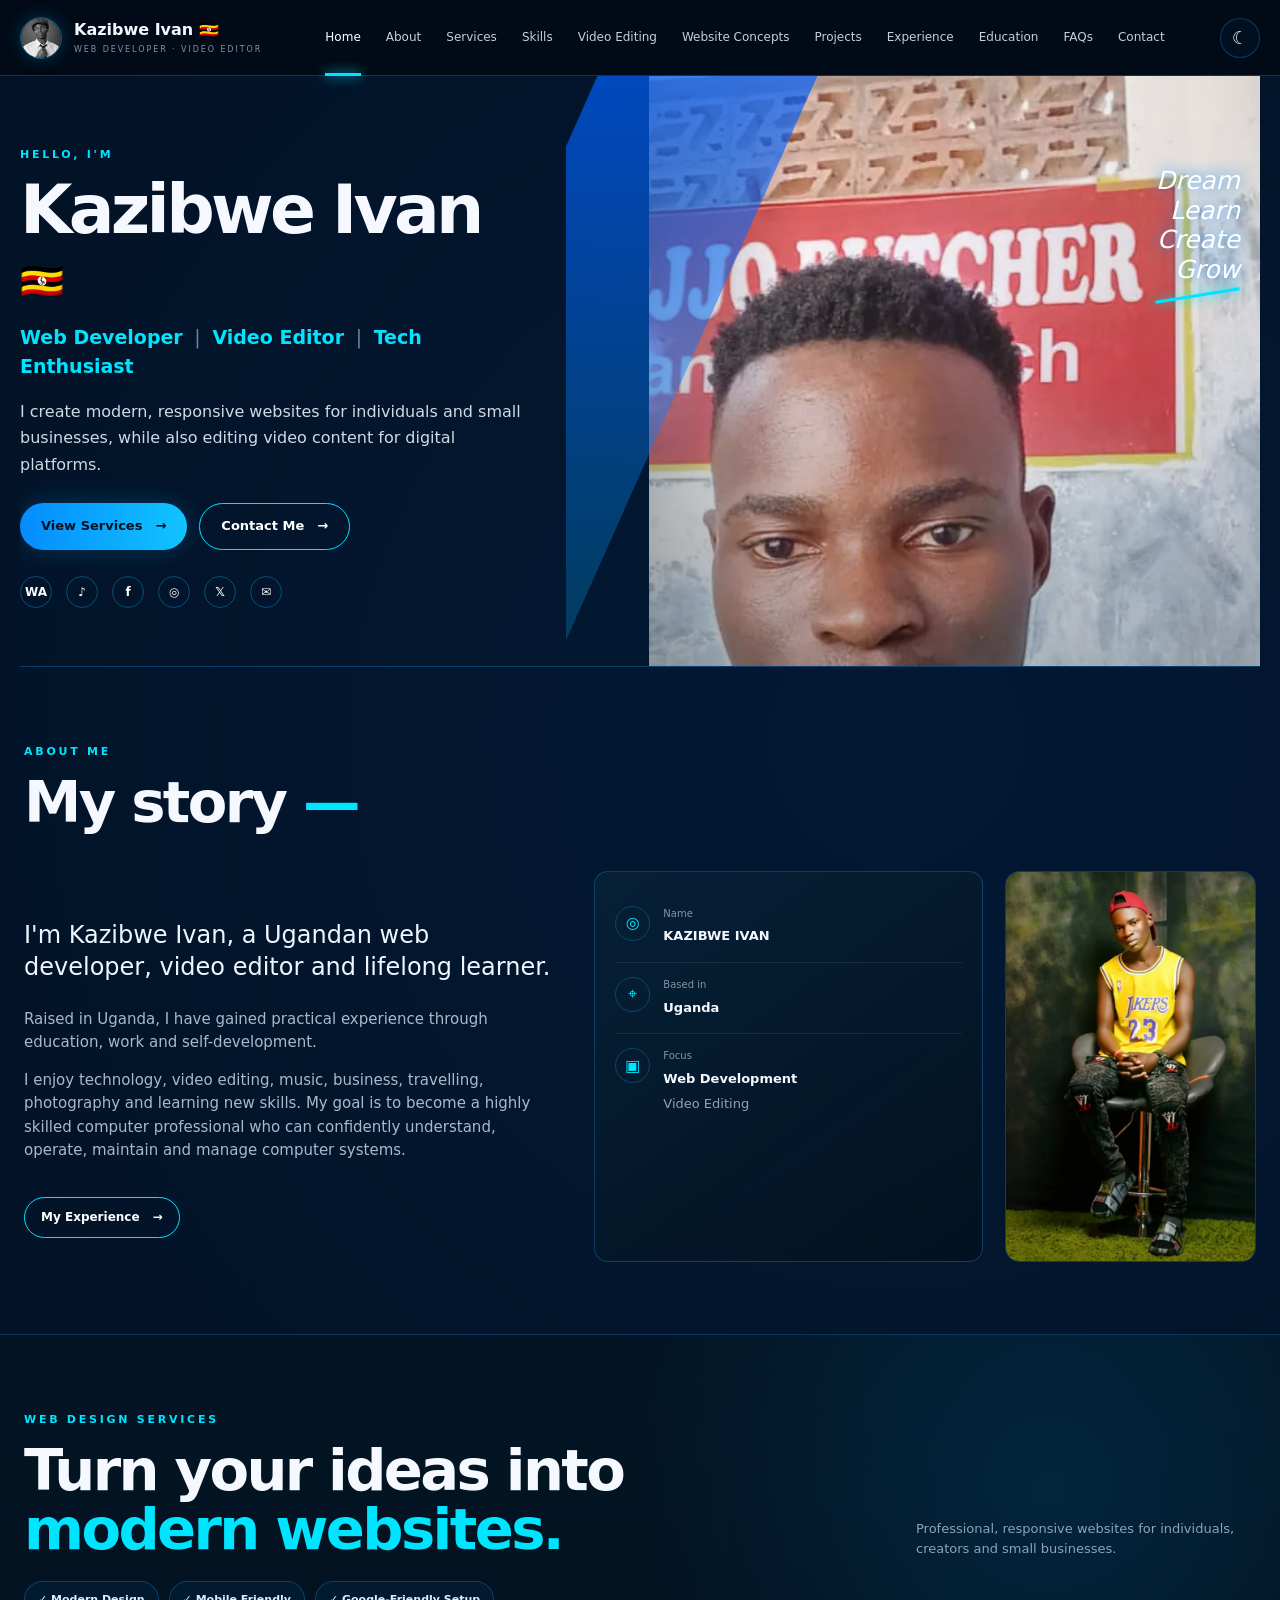
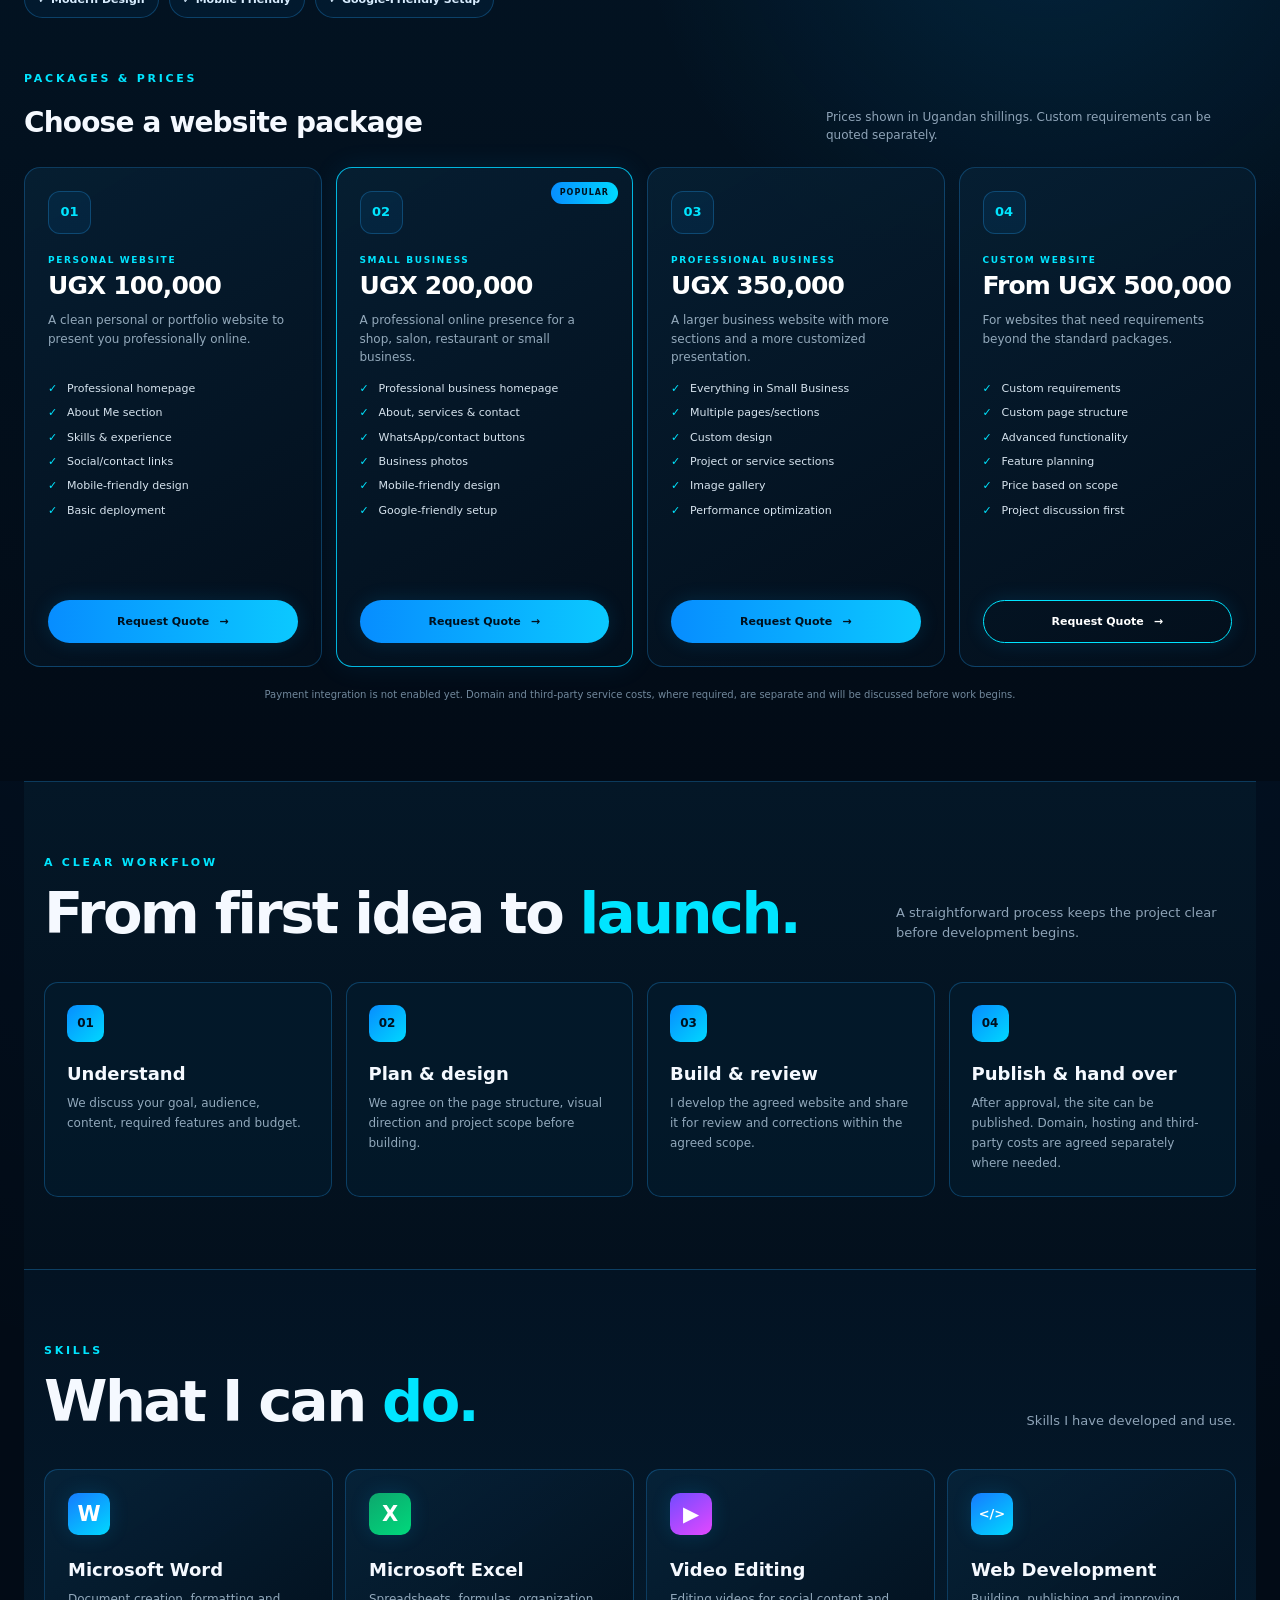
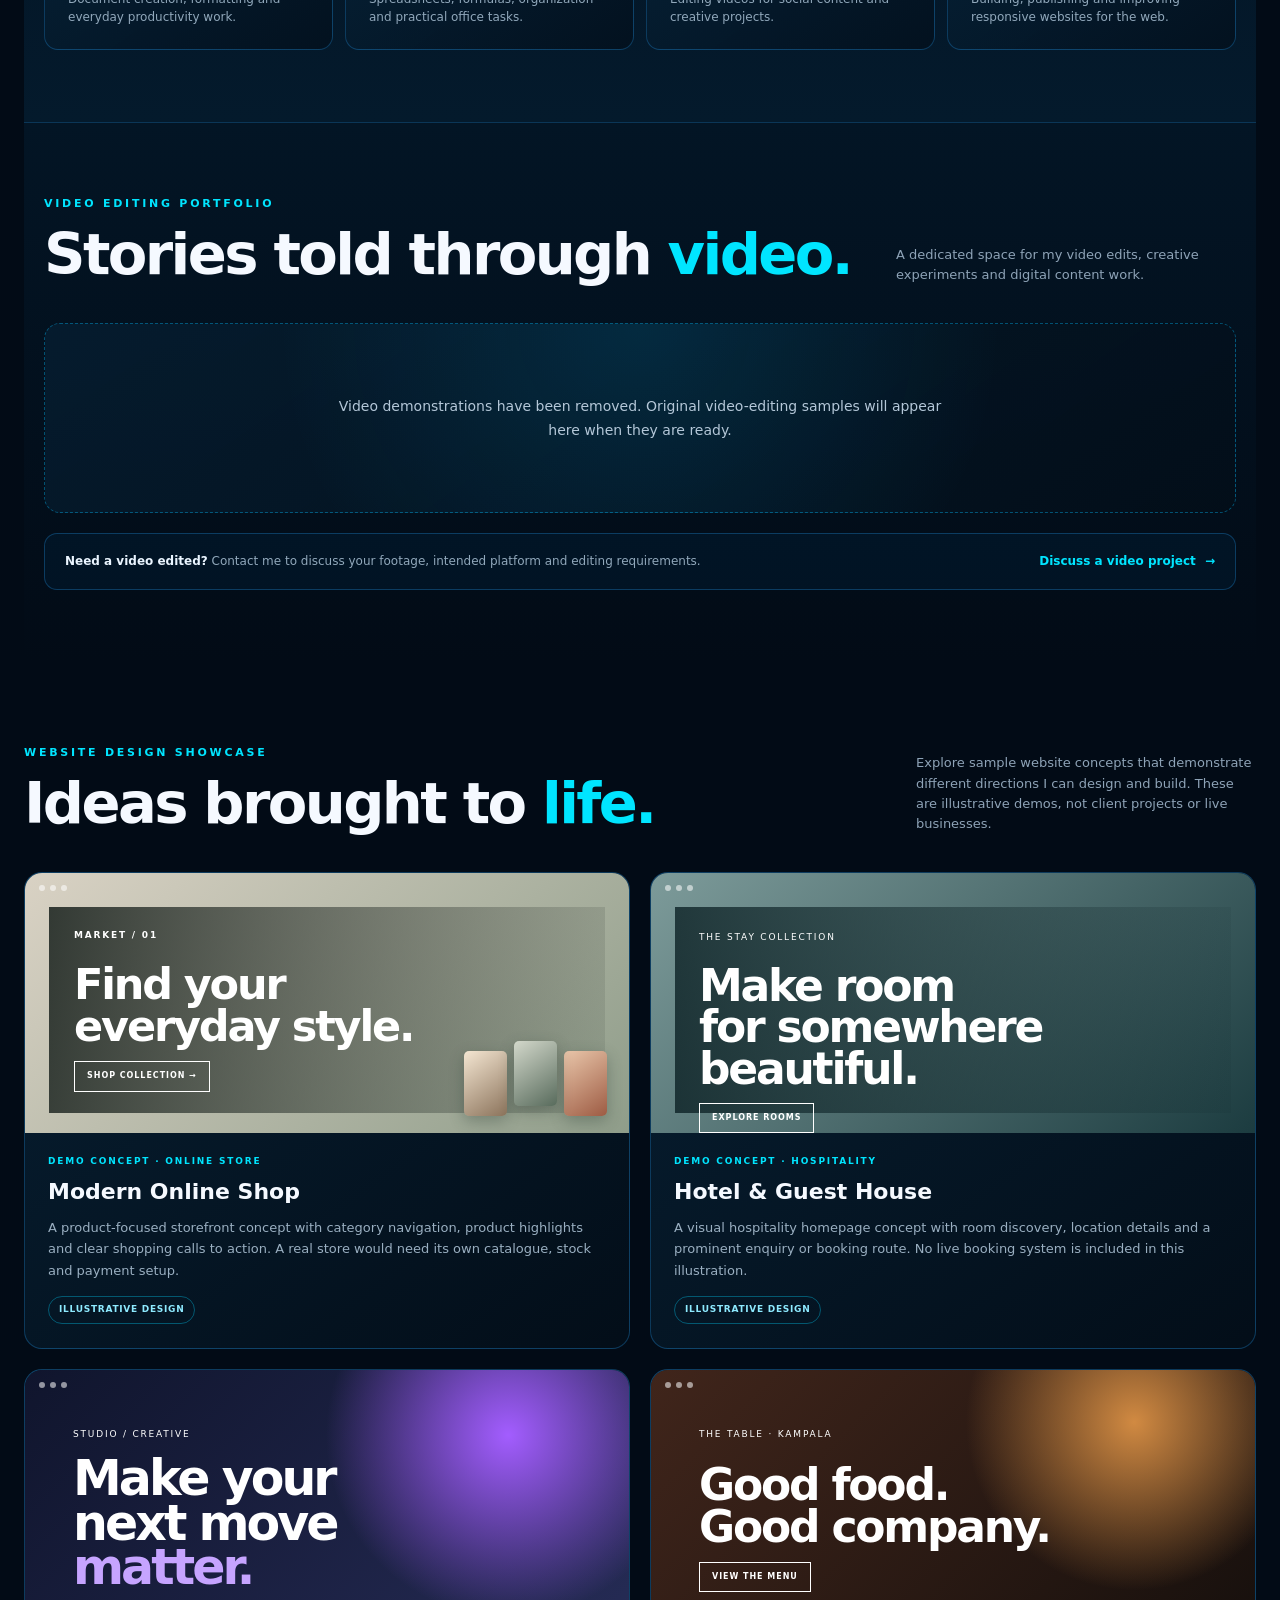
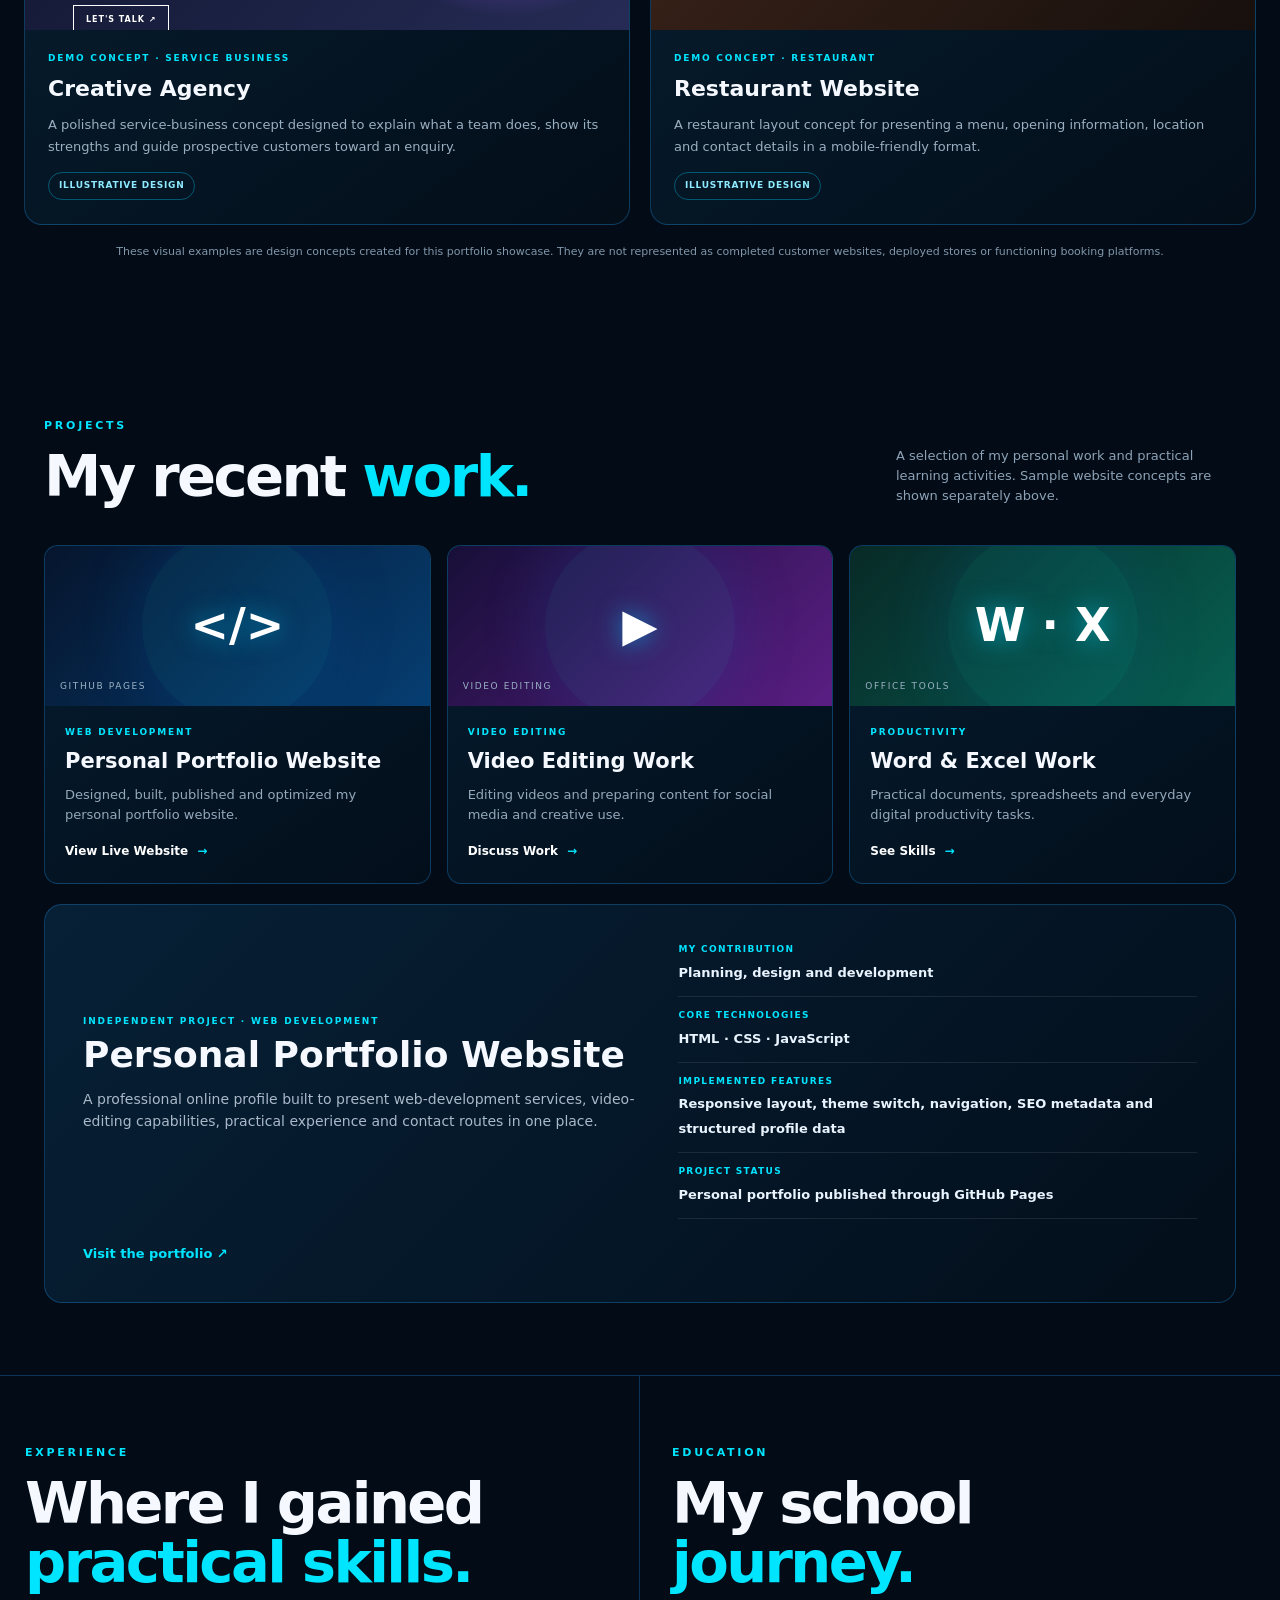
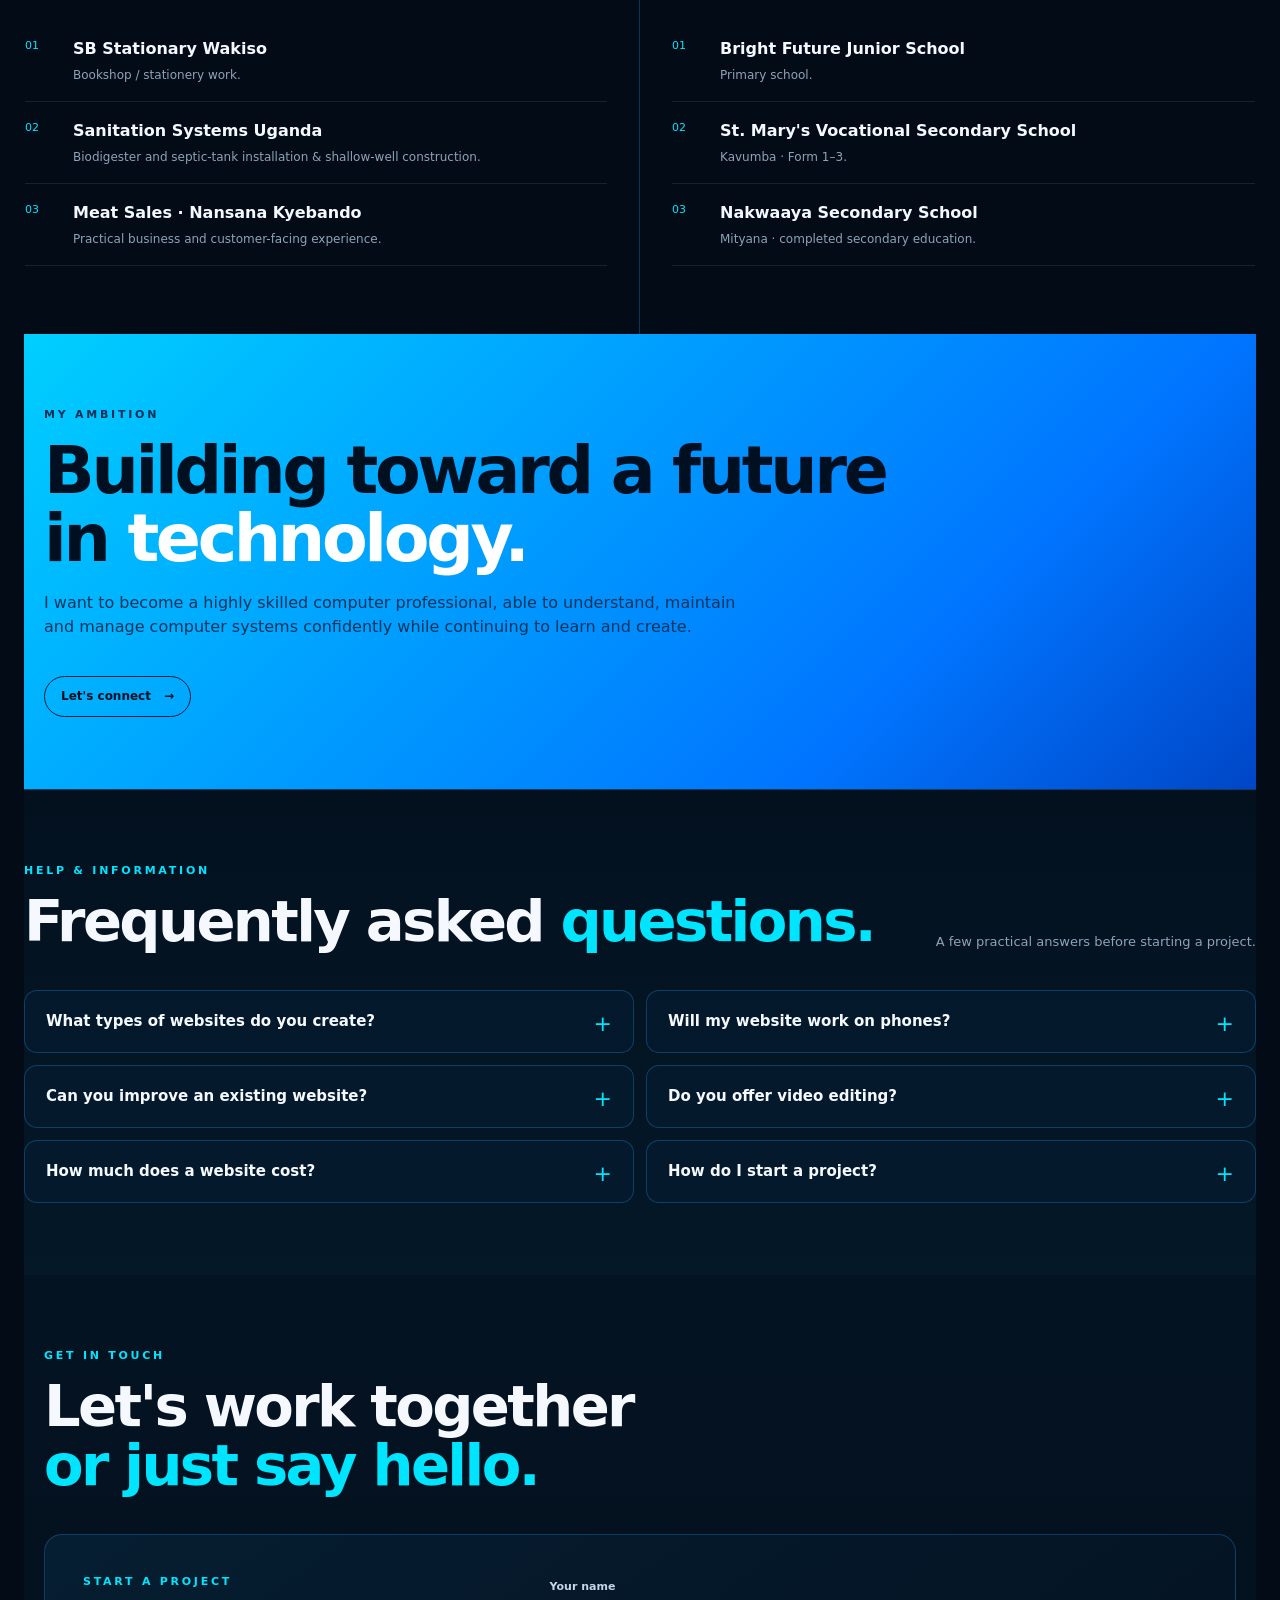
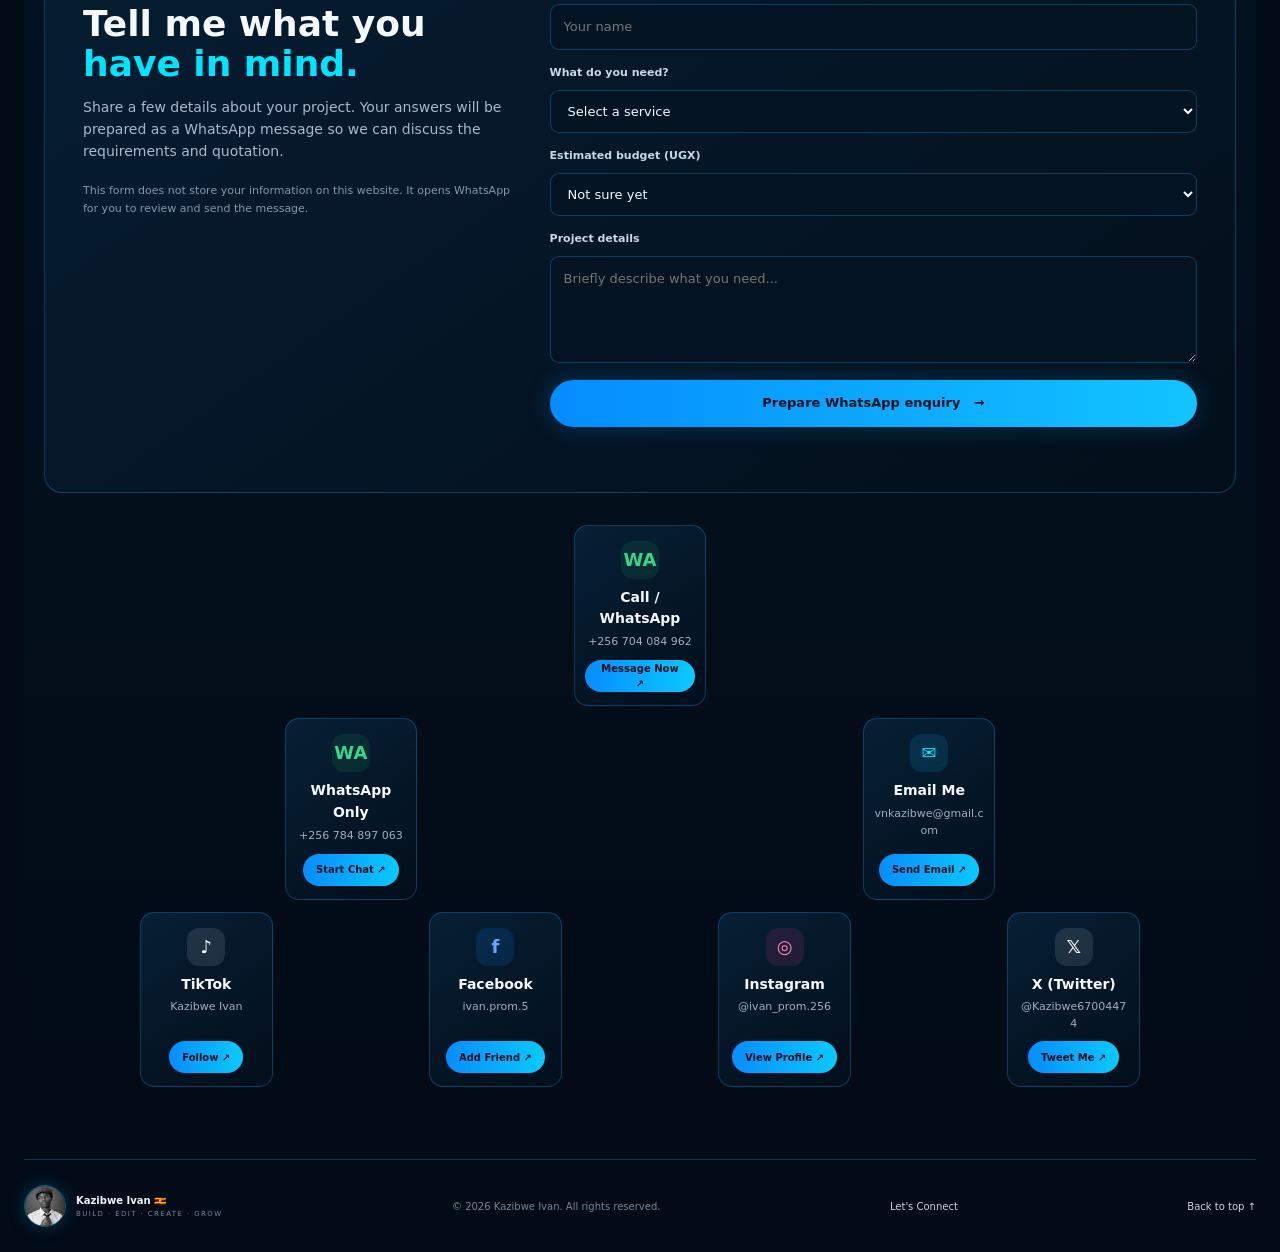
<file: index.html>
<!doctype html>
<html lang="en">
<head>
  <meta charset="utf-8">
  <meta name="viewport" content="width=device-width, initial-scale=1">
  <meta name="description" content="Visit the official portfolio of Kazibwe Ivan, a Ugandan web developer and video editor. Explore his website services, skills, practical experience, personal projects and contact details.">
  <meta name="author" content="Kazibwe Ivan">
  <meta name="robots" content="index, follow, max-image-preview:large">
  <!-- Browser-side security policy. Server-only headers must be configured by the hosting provider. -->
  <meta http-equiv="Content-Security-Policy" content="default-src 'self'; base-uri 'self'; object-src 'none'; script-src 'self'; style-src 'self'; font-src 'self'; img-src 'self'; connect-src 'self'; media-src 'self' https://assets.mixkit.co; frame-src 'none'; upgrade-insecure-requests">
  <meta name="referrer" content="strict-origin-when-cross-origin">
  <meta property="og:locale" content="en_UG">
  <meta name="theme-color" content="#020b16">
  <link rel="canonical" href="https://promivan833.github.io/Kazibwe-ivan/">
  <meta property="og:title" content="Kazibwe Ivan — Web Developer & Video Editor">
  <meta property="og:description" content="Professional websites, web development and video editing by Kazibwe Ivan.">
  <meta property="og:type" content="website">
  <meta property="og:url" content="https://promivan833.github.io/Kazibwe-ivan/">
  <meta property="og:image" content="https://promivan833.github.io/Kazibwe-ivan/images/ivan-10.jpg">
  <meta name="twitter:card" content="summary_large_image">
  <meta name="twitter:title" content="Kazibwe Ivan — Web Developer & Video Editor">
  <meta name="twitter:description" content="Visit the official portfolio of Kazibwe Ivan, a Ugandan web developer and video editor. Explore his services, skills, projects and contact details.">
  <meta name="twitter:url" content="https://promivan833.github.io/Kazibwe-ivan/">
  <meta name="twitter:image" content="https://promivan833.github.io/Kazibwe-ivan/images/ivan-10.jpg">
  <title>Kazibwe Ivan — Web Developer & Video Editor</title>
  <link rel="icon" href="favicon.svg" type="image/svg+xml">
  <link rel="preload" as="image" href="images/ivan-10-720.webp" fetchpriority="high">
  <link rel="stylesheet" href="style.css">
  <script type="application/ld+json">
  {
    "@context":"https://schema.org",
    "@type":"ProfilePage",
    "mainEntity":{
      "@type":"Person",
      "@id":"https://promivan833.github.io/Kazibwe-ivan/#person",
      "name":"Kazibwe Ivan",
      "alternateName":"Kazibwe Ivan",
      "description":"Official professional profile of Kazibwe Ivan, a Ugandan web developer and video editor who creates responsive websites and edits digital video content.",
      "mainEntityOfPage":"https://promivan833.github.io/Kazibwe-ivan/",
      "nationality":"Ugandan",
      "url":"https://promivan833.github.io/Kazibwe-ivan/",
      "image":"https://promivan833.github.io/Kazibwe-ivan/images/ivan-10.jpg",
      "email":"vnkazibwe@gmail.com",
      "jobTitle":"Web Developer and Video Editor",
      "sameAs":[
        "https://promivan833.github.io/Kazibwe-ivan/",
        "https://github.com/promivan833",
        "https://x.com/Kazibwe67004474",
        "https://www.tiktok.com/@mr_kazibwe_ivan",
        "https://www.facebook.com/ivan.prom.5",
        "https://www.instagram.com/ivan_prom.256"
      ],
      "knowsAbout":["Responsive Web Development","Website Design","Website Maintenance","Video Editing","Microsoft Word","Microsoft Excel","Digital Content Creation","Web Technologies"]
    }
  }
  </script>
</head>
<body>
  <a class="skip-link" href="#main-content">Skip to main content</a>
  <header class="site-header" id="top">
    <a class="brand" href="#top" aria-label="Kazibwe Ivan home">
      <img class="brand-mark" src="images/ivan-logo.jpg" alt="" width="42" height="42" decoding="async" loading="eager">
      <span class="brand-copy"><strong>Kazibwe Ivan 🇺🇬</strong><small>WEB DEVELOPER · VIDEO EDITOR</small></span>
    </a>

    <div class="header-actions">
      <button class="theme-toggle" type="button" aria-label="Switch to light theme" title="Switch to light theme" aria-pressed="false">☾</button>
      <button class="menu-toggle" type="button" aria-label="Open menu" aria-expanded="false" aria-controls="primary-navigation"><span></span><span></span><span></span></button>
    </div>

    <nav class="site-nav" id="primary-navigation" aria-label="Main navigation">
      <a class="active" href="#top">Home</a>
      <a href="#about">About</a>
      <a href="#services">Services</a>
      <a href="#skills">Skills</a>
      <a href="#video-portfolio">Video Editing</a>
      <a href="#showcase">Website Concepts</a><a href="#projects">Projects</a>
      <a href="#experience">Experience</a>
      <a href="#education">Education</a>
      <a href="#faq">FAQs</a>
      <a href="contact.html">Contact</a>
    </nav>
  </header>

  <main id="main-content">
    <section class="hero" aria-labelledby="hero-title">
      <div class="hero-copy">
        <p class="eyebrow">HELLO, I'M</p>
        <h1 id="hero-title">Kazibwe Ivan <span class="flag">🇺🇬</span></h1>
        <p class="hero-role">Web Developer <b>|</b> Video Editor <b>|</b> Tech Enthusiast</p>
        <p class="hero-lead">I create modern, responsive websites for individuals and small businesses, while also editing video content for digital platforms.</p>
        <div class="hero-actions">
          <a class="btn btn-primary" href="#services">View Services <span>→</span></a>
          <a class="btn btn-outline" href="#contact">Contact Me <span>→</span></a>
        </div>
        <div class="quick-socials" aria-label="Social links">
          <a href="https://wa.me/256704084962" target="_blank" rel="noopener" aria-label="WA WhatsApp">WA</a>
          <a href="https://www.tiktok.com/@mr_kazibwe_ivan" target="_blank" rel="noopener" aria-label="♪ TikTok">♪</a>
          <a href="https://www.facebook.com/ivan.prom.5" target="_blank" rel="noopener" aria-label="f Facebook">f</a>
          <a href="https://www.instagram.com/ivan_prom.256" target="_blank" rel="noopener" aria-label="◎ Instagram">◎</a>
          <a href="https://x.com/Kazibwe67004474" target="_blank" rel="noopener" aria-label="𝕏 X">𝕏</a>
          <a href="mailto:vnkazibwe@gmail.com" aria-label="✉ Email">✉</a>
        </div>
      </div>

      <div class="hero-visual">
        <div class="hero-diagonal"></div>
        <div class="portrait-frame">
          <img src="images/ivan-10.jpg" srcset="images/ivan-10-480.webp 480w, images/ivan-10-720.webp 576w" sizes="(max-width: 760px) 90vw, 45vw" alt="Kazibwe Ivan portrait" width="576" height="1280" fetchpriority="high" decoding="async">
        </div>
        <div class="hero-slogan" aria-hidden="true">Dream<br>Learn<br>Create<br>Grow</div>
      </div>
    </section>

    <section class="section about-section" id="about">
      <div class="about-heading"><p class="eyebrow">ABOUT ME</p><h2>My story <span>—</span></h2></div>
      <div class="about-grid">
        <div class="about-copy">
          <p class="large-copy">I'm Kazibwe Ivan, a Ugandan web developer, video editor and lifelong learner.</p>
          <p>Raised in Uganda, I have gained practical experience through education, work and self-development.</p>
          <p>I enjoy technology, video editing, music, business, travelling, photography and learning new skills. My goal is to become a highly skilled computer professional who can confidently understand, operate, maintain and manage computer systems.</p>
          <a class="text-btn" href="#experience">My Experience <span>→</span></a>
        </div>
        <div class="about-card">
          <div class="fact"><span class="fact-icon">◎</span><div><small>Name</small><strong>KAZIBWE IVAN</strong></div></div>
          <div class="fact"><span class="fact-icon">⌖</span><div><small>Based in</small><strong>Uganda</strong></div></div>
          <div class="fact"><span class="fact-icon">▣</span><div><small>Focus</small><strong>Web Development<br><em>Video Editing</em></strong></div></div>
        </div>
        <div class="about-photo"><img src="images/ivan-04.jpg" srcset="images/ivan-04-640.webp 640w" sizes="(max-width: 760px) 85vw, 281px" alt="Kazibwe Ivan outdoors" width="853" height="1280" loading="lazy" decoding="async"></div>
      </div>
    </section>

    <section class="services-section" id="services">
      <div class="section services-inner">
        <div class="section-title-row services-heading">
          <div><p class="eyebrow">WEB DESIGN SERVICES</p><h2>Turn your ideas into <span>modern websites.</span></h2></div>
          <p class="section-note">Professional, responsive websites for individuals, creators and small businesses.</p>
        </div>
        <div class="service-highlights">
          <span>✓ Modern Design</span><span>✓ Mobile Friendly</span><span>✓ Google-Friendly Setup</span>
        </div>

        <div class="pricing-head"><div><p class="eyebrow">PACKAGES &amp; PRICES</p><h3>Choose a website package</h3></div><p>Prices shown in Ugandan shillings. Custom requirements can be quoted separately.</p></div>
        <div class="pricing-grid">
          <article class="price-card">
            <div class="price-icon">01</div><p class="price-label">PERSONAL WEBSITE</p><h3>UGX 100,000</h3>
            <p class="price-desc">A clean personal or portfolio website to present you professionally online.</p>
            <ul><li>Professional homepage</li><li>About Me section</li><li>Skills &amp; experience</li><li>Social/contact links</li><li>Mobile-friendly design</li><li>Basic deployment</li></ul>
            <a class="price-btn" href="https://wa.me/256704084962?text=Hello%20Kazibwe%20Ivan%2C%20I%20would%20like%20a%20quote%20for%20a%20Personal%20Website.%20Please%20let%20me%20know%20what%20details%20you%20need%20from%20me." target="_blank" rel="noopener">Request Quote <span>→</span></a>
          </article>

          <article class="price-card featured">
            <div class="popular-badge">POPULAR</div><div class="price-icon">02</div><p class="price-label">SMALL BUSINESS</p><h3>UGX 200,000</h3>
            <p class="price-desc">A professional online presence for a shop, salon, restaurant or small business.</p>
            <ul><li>Professional business homepage</li><li>About, services &amp; contact</li><li>WhatsApp/contact buttons</li><li>Business photos</li><li>Mobile-friendly design</li><li>Google-friendly setup</li></ul>
            <a class="price-btn" href="https://wa.me/256704084962?text=Hello%20Kazibwe%20Ivan%2C%20I%20would%20like%20a%20quote%20for%20a%20Small%20Business%20Website.%20My%20business%20is%3A%20" target="_blank" rel="noopener">Request Quote <span>→</span></a>
          </article>

          <article class="price-card">
            <div class="price-icon">03</div><p class="price-label">PROFESSIONAL BUSINESS</p><h3>UGX 350,000</h3>
            <p class="price-desc">A larger business website with more sections and a more customized presentation.</p>
            <ul><li>Everything in Small Business</li><li>Multiple pages/sections</li><li>Custom design</li><li>Project or service sections</li><li>Image gallery</li><li>Performance optimization</li></ul>
            <a class="price-btn" href="https://wa.me/256704084962?text=Hello%20Kazibwe%20Ivan%2C%20I%20would%20like%20a%20quote%20for%20a%20Professional%20Business%20Website.%20Please%20let%20me%20know%20what%20details%20you%20need%20from%20me." target="_blank" rel="noopener">Request Quote <span>→</span></a>
          </article>

          <article class="price-card">
            <div class="price-icon">04</div><p class="price-label">CUSTOM WEBSITE</p><h3>From UGX 500,000</h3>
            <p class="price-desc">For websites that need requirements beyond the standard packages.</p>
            <ul><li>Custom requirements</li><li>Custom page structure</li><li>Advanced functionality</li><li>Feature planning</li><li>Price based on scope</li><li>Project discussion first</li></ul>
            <a class="price-btn outline" href="https://wa.me/256704084962?text=Hello%20Kazibwe%20Ivan%2C%20I%20would%20like%20a%20quote%20for%20a%20Custom%20Website.%20Here%20are%20my%20requirements%3A%20" target="_blank" rel="noopener">Request Quote <span>→</span></a>
          </article>
        </div>
        <p class="pricing-note">Payment integration is not enabled yet. Domain and third-party service costs, where required, are separate and will be discussed before work begins.</p>
      </div>
    </section>


    <section class="section process-section" id="process">
      <div class="section-title-row"><div><p class="eyebrow">A CLEAR WORKFLOW</p><h2>From first idea to <span>launch.</span></h2></div><p class="section-note">A straightforward process keeps the project clear before development begins.</p></div>
      <div class="process-grid">
        <article><b>01</b><h3>Understand</h3><p>We discuss your goal, audience, content, required features and budget.</p></article>
        <article><b>02</b><h3>Plan &amp; design</h3><p>We agree on the page structure, visual direction and project scope before building.</p></article>
        <article><b>03</b><h3>Build &amp; review</h3><p>I develop the agreed website and share it for review and corrections within the agreed scope.</p></article>
        <article><b>04</b><h3>Publish &amp; hand over</h3><p>After approval, the site can be published. Domain, hosting and third-party costs are agreed separately where needed.</p></article>
      </div>
    </section>

    <section class="section skills-section" id="skills">
      <div class="section-title-row"><div><p class="eyebrow">SKILLS</p><h2>What I can <span>do.</span></h2></div><p class="section-note">Skills I have developed and use.</p></div>
      <div class="skills-grid">
        <article class="skill-card"><span class="skill-icon">W</span><h3>Microsoft Word</h3><p>Document creation, formatting and everyday productivity work.</p></article>
        <article class="skill-card"><span class="skill-icon excel">X</span><h3>Microsoft Excel</h3><p>Spreadsheets, formulas, organization and practical office tasks.</p></article>
        <article class="skill-card"><span class="skill-icon play">▶</span><h3>Video Editing</h3><p>Editing videos for social content and creative projects.</p></article>
        <article class="skill-card"><span class="skill-icon code">&lt;/&gt;</span><h3>Web Development</h3><p>Building, publishing and improving responsive websites for the web.</p></article>
      </div>
    </section>



    <section class="section video-portfolio-section" id="video-portfolio">
      <div class="section-title-row">
        <div><p class="eyebrow">VIDEO EDITING PORTFOLIO</p><h2>Stories told through <span>video.</span></h2></div>
        <p class="section-note">A dedicated space for my video edits, creative experiments and digital content work.</p>
      </div>
      <div class="video-portfolio-placeholder">
        <p>Video demonstrations have been removed. Original video-editing samples will appear here when they are ready.</p>
      </div>
      <div class="video-portfolio-note"><p><strong>Need a video edited?</strong> Contact me to discuss your footage, intended platform and editing requirements.</p><a href="https://wa.me/256704084962?text=Hello%20Kazibwe%20Ivan%2C%20I%20would%20like%20to%20discuss%20video%20editing." target="_blank" rel="noopener">Discuss a video project <span>→</span></a></div>
    </section>

    <section class="section showcase-section" id="showcase">
      <div class="section-title-row">
        <div><p class="eyebrow">WEBSITE DESIGN SHOWCASE</p><h2>Ideas brought to <span>life.</span></h2></div>
        <p class="section-note">Explore sample website concepts that demonstrate different directions I can design and build. These are illustrative demos, not client projects or live businesses.</p>
      </div>
      <div class="showcase-grid">
        <article class="showcase-card">
          <div class="showcase-preview preview-commerce">
            <div class="mock-browser"><span></span><span></span><span></span></div>
            <div class="mock-shop"><b>MARKET / 01</b><strong>Find your<br>everyday style.</strong><i>SHOP COLLECTION →</i><div class="mock-products"><span></span><span></span><span></span></div></div>
          </div>
          <div class="showcase-copy"><p class="project-type">DEMO CONCEPT · ONLINE STORE</p><h3>Modern Online Shop</h3><p>A product-focused storefront concept with category navigation, product highlights and clear shopping calls to action. A real store would need its own catalogue, stock and payment setup.</p><span class="concept-tag">Illustrative design</span></div>
        </article>
        <article class="showcase-card">
          <div class="showcase-preview preview-hospitality">
            <div class="mock-browser"><span></span><span></span><span></span></div>
            <div class="mock-hotel"><small>THE STAY COLLECTION</small><strong>Make room<br>for somewhere<br>beautiful.</strong><i>EXPLORE ROOMS</i></div>
          </div>
          <div class="showcase-copy"><p class="project-type">DEMO CONCEPT · HOSPITALITY</p><h3>Hotel &amp; Guest House</h3><p>A visual hospitality homepage concept with room discovery, location details and a prominent enquiry or booking route. No live booking system is included in this illustration.</p><span class="concept-tag">Illustrative design</span></div>
        </article>
        <article class="showcase-card">
          <div class="showcase-preview preview-agency">
            <div class="mock-browser"><span></span><span></span><span></span></div>
            <div class="mock-agency"><small>STUDIO / CREATIVE</small><strong>Make your<br>next move<br><em>matter.</em></strong><i>LET'S TALK ↗</i></div>
          </div>
          <div class="showcase-copy"><p class="project-type">DEMO CONCEPT · SERVICE BUSINESS</p><h3>Creative Agency</h3><p>A polished service-business concept designed to explain what a team does, show its strengths and guide prospective customers toward an enquiry.</p><span class="concept-tag">Illustrative design</span></div>
        </article>
        <article class="showcase-card">
          <div class="showcase-preview preview-restaurant">
            <div class="mock-browser"><span></span><span></span><span></span></div>
            <div class="mock-restaurant"><small>THE TABLE · KAMPALA</small><strong>Good food.<br>Good company.</strong><i>VIEW THE MENU</i></div>
          </div>
          <div class="showcase-copy"><p class="project-type">DEMO CONCEPT · RESTAURANT</p><h3>Restaurant Website</h3><p>A restaurant layout concept for presenting a menu, opening information, location and contact details in a mobile-friendly format.</p><span class="concept-tag">Illustrative design</span></div>
        </article>
      </div>
      <p class="showcase-disclaimer">These visual examples are design concepts created for this portfolio showcase. They are not represented as completed customer websites, deployed stores or functioning booking platforms.</p>
    </section>

    <section class="section projects-section" id="projects">
      <div class="section-title-row"><div><p class="eyebrow">PROJECTS</p><h2>My recent <span>work.</span></h2></div><p class="section-note">A selection of my personal work and practical learning activities. Sample website concepts are shown separately above.</p></div>
      <div class="projects-grid">
        <article class="project-card project-featured"><div class="project-visual website-visual"><span>&lt;/&gt;</span><small>GITHUB PAGES</small></div><div class="project-body"><p class="project-type">WEB DEVELOPMENT</p><h3>Personal Portfolio Website</h3><p>Designed, built, published and optimized my personal portfolio website.</p><a href="https://promivan833.github.io/Kazibwe-ivan/" target="_blank" rel="noopener">View Live Website <span>→</span></a></div></article>
        <article class="project-card"><div class="project-visual edit-visual"><span>▶</span><small>VIDEO EDITING</small></div><div class="project-body"><p class="project-type">VIDEO EDITING</p><h3>Video Editing Work</h3><p>Editing videos and preparing content for social media and creative use.</p><a href="#contact">Discuss Work <span>→</span></a></div></article>
        <article class="project-card"><div class="project-visual office-visual"><span>W · X</span><small>OFFICE TOOLS</small></div><div class="project-body"><p class="project-type">PRODUCTIVITY</p><h3>Word &amp; Excel Work</h3><p>Practical documents, spreadsheets and everyday digital productivity tasks.</p><a href="#skills">See Skills <span>→</span></a></div></article>
      </div>

        <div class="case-study">
          <div class="case-study-heading"><p class="project-type">INDEPENDENT PROJECT · WEB DEVELOPMENT</p><h3>Personal Portfolio Website</h3><p>A professional online profile built to present web-development services, video-editing capabilities, practical experience and contact routes in one place.</p></div>
          <div class="case-study-details">
            <div><small>MY CONTRIBUTION</small><strong>Planning, design and development</strong></div>
            <div><small>CORE TECHNOLOGIES</small><strong>HTML · CSS · JavaScript</strong></div>
            <div><small>IMPLEMENTED FEATURES</small><strong>Responsive layout, theme switch, navigation, SEO metadata and structured profile data</strong></div>
            <div><small>PROJECT STATUS</small><strong>Personal portfolio published through GitHub Pages</strong></div>
          </div>
          <a class="case-study-link" href="https://promivan833.github.io/Kazibwe-ivan/" target="_blank" rel="noopener">Visit the portfolio <span>↗</span></a>
        </div>

    </section>

    <div class="split-section">
      <section class="section experience-panel" id="experience"><p class="eyebrow">EXPERIENCE</p><h2>Where I gained<br><span>practical skills.</span></h2><div class="list-stack">
        <article><span>01</span><div><h3>SB Stationary Wakiso</h3><p>Bookshop / stationery work.</p></div></article>
        <article><span>02</span><div><h3>Sanitation Systems Uganda</h3><p>Biodigester and septic-tank installation &amp; shallow-well construction.</p></div></article>
        <article><span>03</span><div><h3>Meat Sales · Nansana Kyebando</h3><p>Practical business and customer-facing experience.</p></div></article>
      </div></section>
      <section class="section education-panel" id="education"><p class="eyebrow">EDUCATION</p><h2>My school<br><span>journey.</span></h2><div class="list-stack">
        <article><span>01</span><div><h3>Bright Future Junior School</h3><p>Primary school.</p></div></article>
        <article><span>02</span><div><h3>St. Mary's Vocational Secondary School</h3><p>Kavumba · Form 1–3.</p></div></article>
        <article><span>03</span><div><h3>Nakwaaya Secondary School</h3><p>Mityana · completed secondary education.</p></div></article>
      </div></section>
    </div>

    <section class="section ambition-section"><div class="ambition-copy"><p class="eyebrow">MY AMBITION</p><h2>Building toward a future in <span>technology.</span></h2><p>I want to become a highly skilled computer professional, able to understand, maintain and manage computer systems confidently while continuing to learn and create.</p><a class="text-btn dark" href="#contact">Let's connect <span>→</span></a></div></section>


    <section class="section faq-section" id="faq">
      <div class="section-title-row"><div><p class="eyebrow">HELP &amp; INFORMATION</p><h2>Frequently asked <span>questions.</span></h2></div><p class="section-note">A few practical answers before starting a project.</p></div>
      <div class="faq-grid">
        <details><summary>What types of websites do you create?</summary><p>I work on personal websites, portfolios and websites for small businesses. The exact pages and features are agreed before development starts.</p></details>
        <details><summary>Will my website work on phones?</summary><p>I aim to build responsive layouts that adapt to smartphones, tablets and desktop screens. The finished pages should be checked on the devices and browsers relevant to the project.</p></details>
        <details><summary>Can you improve an existing website?</summary><p>Yes. Contact me with the website link and the changes you need. I can review the request and confirm what is possible.</p></details>
        <details><summary>Do you offer video editing?</summary><p>Yes. I take on video-editing work for digital content. Share the footage, intended platform and the result you want so the scope can be discussed.</p></details>
        <details><summary>How much does a website cost?</summary><p>The listed website packages start at UGX 100,000. The final price depends on the agreed pages, features and project requirements. Any separate domain or third-party costs are discussed beforehand.</p></details>
        <details><summary>How do I start a project?</summary><p>Contact me through WhatsApp or email with a short description of your idea. We can discuss the requirements, timeline and price before work begins.</p></details>
      </div>
    </section>

    <section class="section contact-section" id="contact">
      <div class="section-title-row"><div><p class="eyebrow">GET IN TOUCH</p><h2>Let's work together<br><span>or just say hello.</span></h2></div></div>

      <div class="inquiry-panel">
        <div class="inquiry-copy">
          <p class="eyebrow">START A PROJECT</p>
          <h3>Tell me what you <span>have in mind.</span></h3>
          <p>Share a few details about your project. Your answers will be prepared as a WhatsApp message so we can discuss the requirements and quotation.</p>
          <small>This form does not store your information on this website. It opens WhatsApp for you to review and send the message.</small>
        </div>
        <form class="inquiry-form" id="project-inquiry-form">
          <label for="inquiry-name">Your name</label>
          <input id="inquiry-name" name="name" type="text" autocomplete="name" maxlength="80" placeholder="Your name" required>
          <label for="inquiry-service">What do you need?</label>
          <select id="inquiry-service" name="service" required>
            <option value="">Select a service</option>
            <option>Personal website</option>
            <option>Small business website</option>
            <option>Professional business website</option>
            <option>Custom website</option>
            <option>Video editing</option>
            <option>Website improvement</option>
            <option>Other enquiry</option>
          </select>
          <label for="inquiry-budget">Estimated budget (UGX)</label>
          <select id="inquiry-budget" name="budget">
            <option value="Not sure yet">Not sure yet</option>
            <option>Below UGX 100,000</option>
            <option>UGX 100,000–200,000</option>
            <option>UGX 200,000–350,000</option>
            <option>UGX 350,000–500,000</option>
            <option>Above UGX 500,000</option>
          </select>
          <label for="inquiry-details">Project details</label>
          <textarea id="inquiry-details" name="details" rows="4" maxlength="1200" placeholder="Briefly describe what you need..." required></textarea>
          <button class="btn btn-primary inquiry-submit" type="submit">Prepare WhatsApp enquiry <span>→</span></button>
          <p class="inquiry-status" id="inquiry-status" role="status" aria-live="polite"></p>
        </form>
      </div>

      <div class="connect-card-grid" aria-label="Contact and social media cards">
        <article class="connect-card"><span class="connect-icon whatsapp" aria-hidden="true">WA</span><h3>Call / WhatsApp</h3><p>+256 704 084 962</p><a class="connect-action" href="https://wa.me/256704084962" target="_blank" rel="noopener">Message Now ↗</a></article>
        <article class="connect-card"><span class="connect-icon whatsapp" aria-hidden="true">WA</span><h3>WhatsApp Only</h3><p>+256 784 897 063</p><a class="connect-action" href="https://wa.me/256784897063" target="_blank" rel="noopener">Start Chat ↗</a></article>
        <article class="connect-card"><span class="connect-icon email" aria-hidden="true">✉</span><h3>Email Me</h3><p>vnkazibwe@gmail.com</p><a class="connect-action" href="mailto:vnkazibwe@gmail.com">Send Email ↗</a></article>
        <article class="connect-card"><span class="connect-icon tiktok" aria-hidden="true">♪</span><h3>TikTok</h3><p>Kazibwe Ivan</p><a class="connect-action" href="https://www.tiktok.com/@mr_kazibwe_ivan" target="_blank" rel="noopener">Follow ↗</a></article>
        <article class="connect-card"><span class="connect-icon facebook" aria-hidden="true">f</span><h3>Facebook</h3><p>ivan.prom.5</p><a class="connect-action" href="https://www.facebook.com/ivan.prom.5" target="_blank" rel="noopener">Add Friend ↗</a></article>
        <article class="connect-card"><span class="connect-icon instagram" aria-hidden="true">◎</span><h3>Instagram</h3><p>@ivan_prom.256</p><a class="connect-action" href="https://www.instagram.com/ivan_prom.256" target="_blank" rel="noopener">View Profile ↗</a></article>
        <article class="connect-card"><span class="connect-icon x-twitter" aria-hidden="true">𝕏</span><h3>X (Twitter)</h3><p>@Kazibwe67004474</p><a class="connect-action" href="https://x.com/Kazibwe67004474" target="_blank" rel="noopener">Tweet Me ↗</a></article>
      </div>    </section>
  </main>

  <footer class="site-footer">
    <div class="footer-brand"><img class="brand-mark" src="images/ivan-logo.jpg" alt=""><div><strong>Kazibwe Ivan 🇺🇬</strong><small>BUILD · EDIT · CREATE · GROW</small></div></div>
    <p>© 2026 Kazibwe Ivan. All rights reserved.</p>
    <a href="contact.html">Let's Connect</a><a class="back-to-top" href="#top">Back to top ↑</a>
  </footer>
  <script src="script.js"></script>
</body>
</html>
</file>
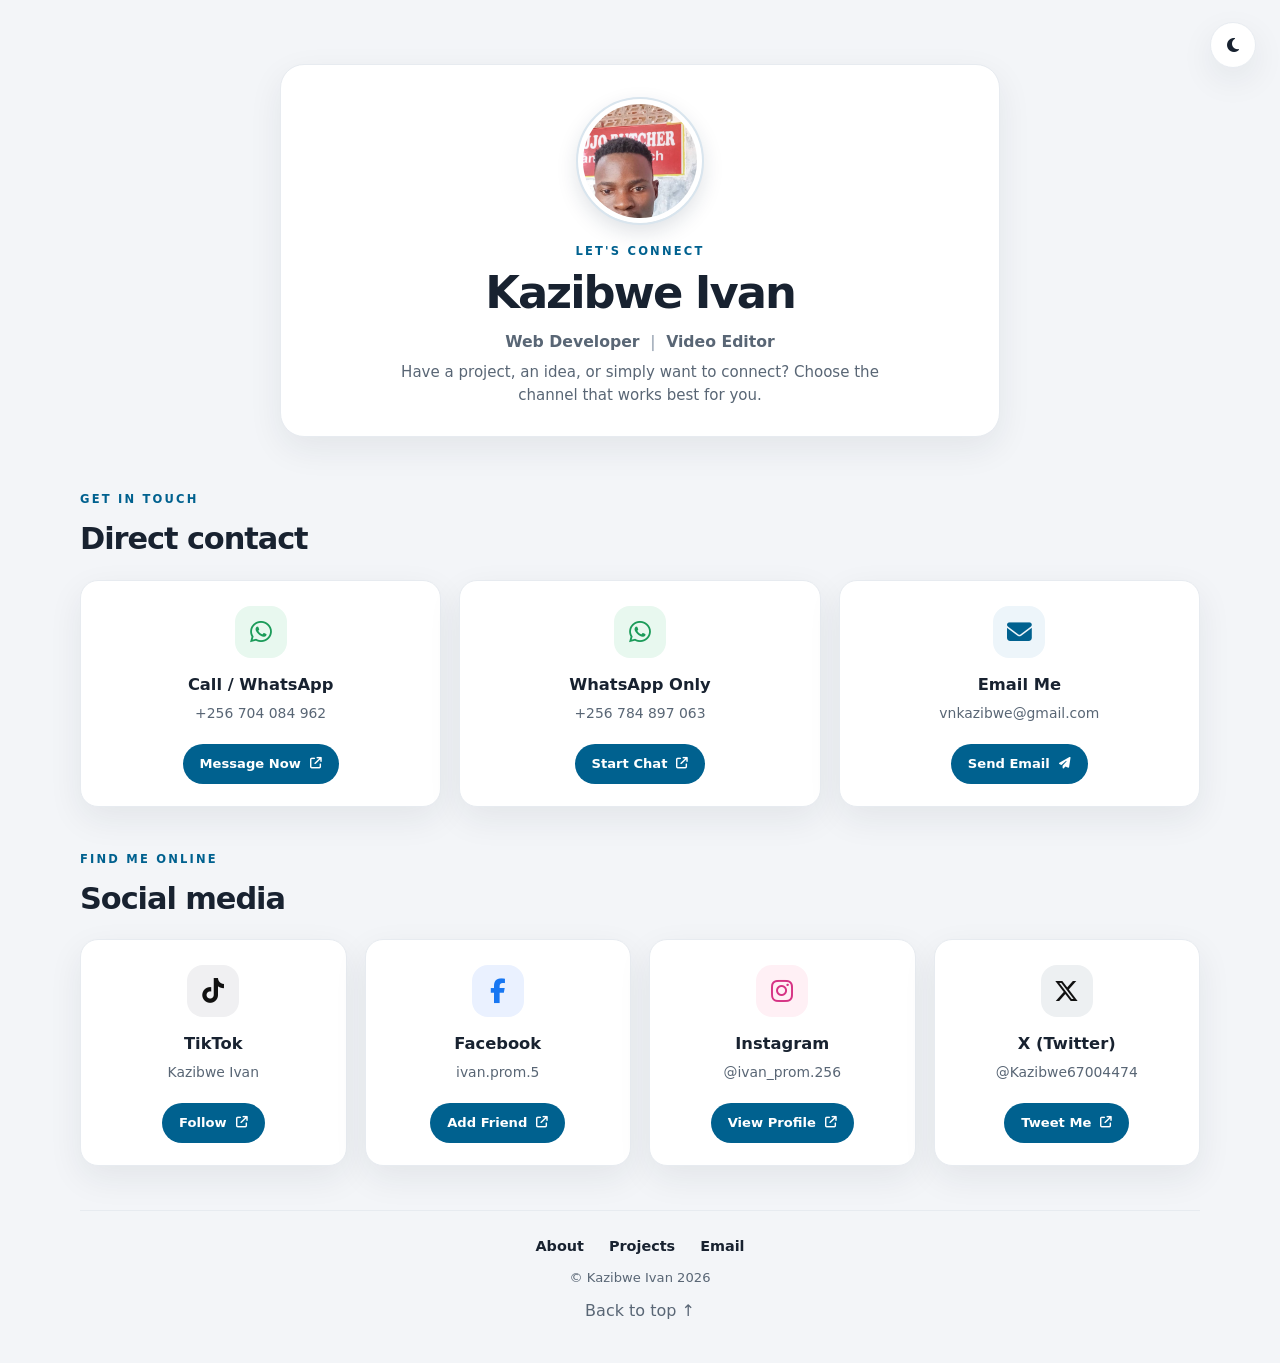
<file: contact.html>
<!doctype html>
<html lang="en">
<head>
  <meta charset="utf-8">
  <meta name="viewport" content="width=device-width, initial-scale=1">
  <meta name="description" content="Contact Kazibwe Ivan, a Ugandan web developer and video editor. Find direct WhatsApp, phone, email and social media links.">
  <meta name="author" content="Kazibwe Ivan">
  <meta name="robots" content="index, follow, max-image-preview:large">
  <meta name="theme-color" content="#f3f5f8">
  <link rel="canonical" href="https://promivan833.github.io/Kazibwe-ivan/contact.html">
  <meta property="og:locale" content="en_UG">
  <meta property="og:type" content="profile">
  <meta property="og:title" content="Contact Kazibwe Ivan — Web Developer & Video Editor">
  <meta property="og:description" content="Connect with Kazibwe Ivan through WhatsApp, phone, email and social media.">
  <meta property="og:url" content="https://promivan833.github.io/Kazibwe-ivan/contact.html">
  <meta property="og:image" content="https://promivan833.github.io/Kazibwe-ivan/images/ivan-10.jpg">
  <meta name="twitter:card" content="summary">
  <meta name="twitter:title" content="Contact Kazibwe Ivan">
  <meta name="twitter:description" content="WhatsApp, phone, email and social media contact details for Kazibwe Ivan.">
  <meta name="twitter:image" content="https://promivan833.github.io/Kazibwe-ivan/images/ivan-10.jpg">
  <meta http-equiv="Content-Security-Policy" content="default-src 'self'; base-uri 'self'; object-src 'none'; script-src 'self'; style-src 'self' https://cdnjs.cloudflare.com; font-src 'self' https://cdnjs.cloudflare.com data:; img-src 'self' data:; upgrade-insecure-requests">
  <meta name="referrer" content="strict-origin-when-cross-origin">
  <title>Contact Kazibwe Ivan — Web Developer & Video Editor</title>
  <link rel="icon" href="favicon.svg" type="image/svg+xml">
  <link rel="preconnect" href="https://cdnjs.cloudflare.com" crossorigin>
  <link rel="stylesheet" href="https://cdnjs.cloudflare.com/ajax/libs/font-awesome/6.5.2/css/all.min.css" integrity="sha512-SnH5WK+bZxgPHs44uWIX+LLJAJ9/2PkPKZ5QiAj6Ta86w+fsb2TkcmfRyVX3pBnMFcV7oQPJkl9QevSCWr3W6A==" crossorigin="anonymous" referrerpolicy="no-referrer">
  <link rel="stylesheet" href="contact.css">
  <script src="contact.js" defer></script>
</head>
<body id="top">
  <button class="theme-toggle" type="button" aria-label="Switch to dark mode" aria-pressed="false" title="Switch to dark mode">
    <i class="fa-solid fa-moon" aria-hidden="true"></i>
  </button>

  <main class="page-shell">
    <header class="profile-card">
      <img class="profile-picture" src="images/ivan-10.jpg" alt="Portrait of Kazibwe Ivan" width="160" height="160">
      <p class="eyebrow">LET'S CONNECT</p>
      <h1>Kazibwe Ivan</h1>
      <p class="profile-subtitle">Web Developer <span>|</span> Video Editor</p>
      <p class="profile-intro">Have a project, an idea, or simply want to connect? Choose the channel that works best for you.</p>
    </header>

    <section class="contact-section" aria-labelledby="direct-heading">
      <div class="section-heading">
        <p class="eyebrow">GET IN TOUCH</p>
        <h2 id="direct-heading">Direct contact</h2>
      </div>
      <div class="card-grid direct-grid">
        <article class="contact-card">
          <div class="card-icon whatsapp" aria-hidden="true"><i class="fa-brands fa-whatsapp"></i></div>
          <h3>Call / WhatsApp</h3>
          <a class="card-handle" href="tel:+256704084962">+256 704 084 962</a>
          <a class="action-button" href="https://wa.me/256704084962" target="_blank" rel="noopener noreferrer">Message Now <i class="fa-solid fa-arrow-up-right-from-square" aria-hidden="true"></i></a>
        </article>

        <article class="contact-card">
          <div class="card-icon whatsapp" aria-hidden="true"><i class="fa-brands fa-whatsapp"></i></div>
          <h3>WhatsApp Only</h3>
          <a class="card-handle" href="https://wa.me/256784897063" target="_blank" rel="noopener noreferrer">+256 784 897 063</a>
          <a class="action-button" href="https://wa.me/256784897063" target="_blank" rel="noopener noreferrer">Start Chat <i class="fa-solid fa-arrow-up-right-from-square" aria-hidden="true"></i></a>
        </article>

        <article class="contact-card">
          <div class="card-icon email" aria-hidden="true"><i class="fa-solid fa-envelope"></i></div>
          <h3>Email Me</h3>
          <a class="card-handle" href="mailto:vnkazibwe@gmail.com">vnkazibwe@gmail.com</a>
          <a class="action-button" href="mailto:vnkazibwe@gmail.com">Send Email <i class="fa-solid fa-paper-plane" aria-hidden="true"></i></a>
        </article>
      </div>
    </section>

    <section class="contact-section social-section" aria-labelledby="social-heading">
      <div class="section-heading">
        <p class="eyebrow">FIND ME ONLINE</p>
        <h2 id="social-heading">Social media</h2>
      </div>
      <div class="card-grid social-grid">
        <article class="contact-card">
          <div class="card-icon tiktok" aria-hidden="true"><i class="fa-brands fa-tiktok"></i></div>
          <h3>TikTok</h3>
          <p class="card-handle">Kazibwe Ivan</p>
          <a class="action-button" href="https://www.tiktok.com/@mr_kazibwe_ivan" target="_blank" rel="noopener noreferrer">Follow <i class="fa-solid fa-arrow-up-right-from-square" aria-hidden="true"></i></a>
        </article>

        <article class="contact-card">
          <div class="card-icon facebook" aria-hidden="true"><i class="fa-brands fa-facebook-f"></i></div>
          <h3>Facebook</h3>
          <p class="card-handle">ivan.prom.5</p>
          <a class="action-button" href="https://www.facebook.com/ivan.prom.5" target="_blank" rel="noopener noreferrer">Add Friend <i class="fa-solid fa-arrow-up-right-from-square" aria-hidden="true"></i></a>
        </article>

        <article class="contact-card">
          <div class="card-icon instagram" aria-hidden="true"><i class="fa-brands fa-instagram"></i></div>
          <h3>Instagram</h3>
          <p class="card-handle">@ivan_prom.256</p>
          <a class="action-button" href="https://www.instagram.com/ivan_prom.256" target="_blank" rel="noopener noreferrer">View Profile <i class="fa-solid fa-arrow-up-right-from-square" aria-hidden="true"></i></a>
        </article>

        <article class="contact-card">
          <div class="card-icon x-twitter" aria-hidden="true"><i class="fa-brands fa-x-twitter"></i></div>
          <h3>X (Twitter)</h3>
          <p class="card-handle">@Kazibwe67004474</p>
          <a class="action-button" href="https://x.com/Kazibwe67004474" target="_blank" rel="noopener noreferrer">Tweet Me <i class="fa-solid fa-arrow-up-right-from-square" aria-hidden="true"></i></a>
        </article>
      </div>
    </section>

    <footer class="site-footer">
      <nav class="footer-links" aria-label="Footer navigation">
        <a href="index.html#about">About</a>
        <a href="index.html#projects">Projects</a>
        <a href="mailto:vnkazibwe@gmail.com?subject=Portfolio%20enquiry">Email</a>
      </nav>
      <p>© Kazibwe Ivan 2026</p>
        <a class="back-to-top" href="#top">Back to top ↑</a>
    </footer>
  </main>
</body>
</html>
</file>
<file: style.css>
:root{
  --bg:#020b16;--bg2:#041322;--surface:#061a2b;--surface2:#071f34;--line:rgba(39,165,255,.28);--line2:rgba(255,255,255,.11);
  --text:#f5f9ff;--muted:#aab9c9;--blue:#12a8ff;--cyan:#00e5ff;--deep:#0059ff;--max:1240px;--radius:14px;
}
*{box-sizing:border-box}html{scroll-behavior:smooth}body{margin:0;background:radial-gradient(circle at 70% 8%,rgba(0,119,255,.13),transparent 28%),var(--bg);color:var(--text);font-family:system-ui,-apple-system,BlinkMacSystemFont,"Segoe UI",sans-serif;line-height:1.55}body.menu-open{overflow:hidden}a{color:inherit;text-decoration:none}button{font:inherit}img{max-width:100%}
.site-header{position:sticky;top:0;z-index:50;height:76px;padding:0 max(20px,calc((100vw - var(--max))/2));display:flex;align-items:center;justify-content:space-between;background:rgba(2,11,22,.9);backdrop-filter:blur(18px);border-bottom:1px solid var(--line)}
.brand{display:flex;align-items:center;gap:12px;min-width:250px}.brand-mark{width:42px;height:42px;flex:0 0 42px;display:block;object-fit:cover;object-position:center 28%;border-radius:50%;border:1px solid rgba(0,190,255,.45);box-shadow:0 0 18px rgba(0,170,255,.25)}.brand-copy{display:grid;gap:1px}.brand-copy strong{font-family:system-ui,-apple-system,BlinkMacSystemFont,"Segoe UI",sans-serif;font-size:16px}.brand-copy small{font-size:8px;letter-spacing:.24em;color:#7e93a9}
.site-nav{display:flex;align-items:center;gap:25px}.site-nav a{position:relative;font-size:12px;color:#c3d0dd;padding:29px 0}.site-nav a:hover,.site-nav a.active{color:#fff}.site-nav a.active:after,.site-nav a:hover:after{content:"";position:absolute;left:0;right:0;bottom:0;height:3px;background:var(--cyan);box-shadow:0 0 12px var(--cyan)}
.header-actions{display:flex;align-items:center;gap:10px}.theme-toggle,.menu-toggle{width:40px;height:40px;border:1px solid var(--line);border-radius:50%;background:rgba(0,94,160,.08);color:#fff;cursor:pointer}.theme-toggle{font-size:18px}.menu-toggle{display:none;border-radius:11px}.menu-toggle span{display:block;width:17px;height:2px;background:#fff;margin:4px auto}
.hero{max-width:var(--max);margin:auto;min-height:540px;display:grid;grid-template-columns:44% 56%;align-items:stretch;position:relative;overflow:hidden;border-bottom:1px solid var(--line)}.hero-copy{padding:70px 35px 58px 0;position:relative;z-index:3}.eyebrow{margin:0 0 14px;color:var(--cyan);font-size:11px;letter-spacing:.25em;font-weight:800}.hero h1{font-family:system-ui,-apple-system,BlinkMacSystemFont,"Segoe UI",sans-serif;font-size:clamp(48px,5.3vw,75px);line-height:.98;letter-spacing:-.055em;margin:0 0 13px}.flag{font-size:.52em;vertical-align:middle;letter-spacing:0}.hero-role{margin:0;color:var(--cyan);font-family:system-ui,-apple-system,BlinkMacSystemFont,"Segoe UI",sans-serif;font-weight:700;font-size:19px}.hero-role b{color:#6b8299;font-weight:400;padding:0 5px}.hero-lead{max-width:570px;color:#d0dae5;font-size:16px;line-height:1.65;margin:17px 0 25px}.hero-actions{display:flex;gap:12px;flex-wrap:wrap}.btn,.text-btn{display:inline-flex;align-items:center;justify-content:center;gap:13px;border-radius:999px;font-weight:800}.btn{min-height:47px;padding:0 21px;font-size:13px}.btn-primary{background:linear-gradient(90deg,#058cff,#12c4ff);color:#00111f;box-shadow:0 0 24px rgba(0,170,255,.23)}.btn-outline{border:1px solid var(--cyan);color:#fff}.btn:hover{transform:translateY(-2px)}.quick-socials{display:flex;gap:14px;margin-top:26px}.quick-socials a{width:32px;height:32px;border-radius:50%;display:grid;place-items:center;border:1px solid rgba(0,190,255,.35);color:#fff;font-weight:800;font-size:12px;transition:.2s}.quick-socials a:hover{border-color:var(--cyan);background:rgba(0,194,255,.13);transform:translateY(-2px)}
.hero-visual{position:relative;min-height:540px;overflow:hidden}.hero-diagonal{position:absolute;left:-100px;top:-30px;bottom:-30px;width:220px;transform:skewX(-24deg);background:linear-gradient(180deg,rgba(0,94,255,.8),rgba(0,218,255,.2));opacity:.9;z-index:2}.portrait-frame{position:absolute;inset:0 0 0 12%;overflow:hidden}.portrait-frame:after{content:"";position:absolute;inset:0;background:linear-gradient(90deg,rgba(2,11,22,.25),transparent 25%,rgba(0,34,72,.1)),linear-gradient(0deg,rgba(2,11,22,.22),transparent 50%)}.portrait-frame img{width:100%;height:100%;object-fit:cover;object-position:center 27%;display:block}.hero-slogan{position:absolute;right:20px;top:90px;z-index:3;color:#fff;font-family:system-ui,-apple-system,BlinkMacSystemFont,"Segoe UI",sans-serif;font-style:italic;font-size:25px;line-height:1.18;text-align:right;text-shadow:0 0 16px #008cff}.hero-slogan:after{content:"";display:block;width:85px;height:3px;background:var(--cyan);margin:10px 0 0 auto;transform:rotate(-9deg);box-shadow:0 0 12px var(--cyan)}
.section{max-width:var(--max);margin:auto;padding:72px 0}.section-title-row{display:flex;align-items:end;justify-content:space-between;gap:30px;margin-bottom:38px}.section h2{font-family:system-ui,-apple-system,BlinkMacSystemFont,"Segoe UI",sans-serif;font-size:clamp(38px,4.5vw,60px);line-height:1.02;letter-spacing:-.045em;margin:0}.section h2 span{color:var(--cyan)}.section-note{max-width:340px;color:#8ea3b7;font-size:13px;margin:0}
.about-section{padding-top:76px}.about-grid{display:grid;grid-template-columns:1.2fr .85fr .55fr;gap:22px;align-items:stretch}.about-copy{padding:24px 10px 24px 0}.about-copy p{color:var(--muted);font-size:15px}.about-copy .large-copy{font-family:system-ui,-apple-system,BlinkMacSystemFont,"Segoe UI",sans-serif;font-size:24px;line-height:1.35;color:#eef7ff}.about-card{padding:20px;background:linear-gradient(145deg,rgba(7,34,56,.85),rgba(3,16,28,.75));border:1px solid var(--line);border-radius:var(--radius)}.fact{display:flex;gap:13px;padding:14px 0;border-bottom:1px solid rgba(255,255,255,.08)}.fact:last-child{border-bottom:0}.fact-icon{width:35px;height:35px;flex:0 0 35px;display:grid;place-items:center;border:1px solid var(--line);border-radius:50%;color:var(--cyan)}.fact small{display:block;color:#7f96aa;font-size:10px;margin-bottom:2px}.fact strong{font-size:13px}.fact em{font-style:normal;color:#8fa3b5;font-weight:400}.about-photo{overflow:hidden;border:1px solid var(--line);border-radius:var(--radius);min-height:300px}.about-photo img{width:100%;height:100%;object-fit:cover;object-position:center 25%;display:block}.text-btn{margin-top:20px;border:1px solid var(--cyan);padding:10px 16px;font-size:12px;color:#fff}.text-btn:hover{background:rgba(0,213,255,.09)}
.skills-section{max-width:none;padding-left:max(20px,calc((100vw - var(--max))/2));padding-right:max(20px,calc((100vw - var(--max))/2));background:linear-gradient(180deg,#031323,#041a2c)}.skills-grid{display:grid;grid-template-columns:repeat(4,1fr);gap:12px}.skill-card{min-height:180px;padding:23px;border:1px solid var(--line);border-radius:var(--radius);background:linear-gradient(145deg,rgba(7,36,59,.86),rgba(3,17,30,.9));transition:.25s}.skill-card:hover,.project-card:hover{transform:translateY(-4px);border-color:rgba(0,220,255,.65);box-shadow:0 12px 32px rgba(0,95,255,.11)}.skill-icon{display:grid;place-items:center;width:42px;height:42px;border-radius:10px;background:linear-gradient(145deg,#167bff,#00d9ff);color:#fff;font-family:system-ui,-apple-system,BlinkMacSystemFont,"Segoe UI",sans-serif;font-weight:800;font-size:21px;box-shadow:0 0 20px rgba(0,175,255,.16)}.skill-icon.excel{background:linear-gradient(145deg,#0da76d,#00d97c)}.skill-icon.play{background:linear-gradient(145deg,#734bff,#e348ff)}.skill-icon.code{font-size:13px}.skill-card h3{font-family:system-ui,-apple-system,BlinkMacSystemFont,"Segoe UI",sans-serif;font-size:18px;margin:21px 0 6px}.skill-card p{margin:0;color:#91a8bb;font-size:12px;line-height:1.5}
.projects-section{max-width:none;padding-left:max(20px,calc((100vw - var(--max))/2));padding-right:max(20px,calc((100vw - var(--max))/2))}.projects-grid{display:grid;grid-template-columns:repeat(3,1fr);gap:16px}.project-card{overflow:hidden;border:1px solid var(--line);border-radius:var(--radius);background:linear-gradient(145deg,rgba(6,31,51,.9),rgba(3,15,27,.95));transition:.25s}.project-visual{height:160px;display:flex;align-items:center;justify-content:center;position:relative;overflow:hidden}.project-visual:before{content:"";position:absolute;width:190px;height:190px;border-radius:50%;background:rgba(0,207,255,.08);box-shadow:0 0 70px rgba(0,120,255,.15)}.project-visual span{position:relative;z-index:1;font-family:system-ui,-apple-system,BlinkMacSystemFont,"Segoe UI",sans-serif;font-size:46px;font-weight:700;color:#fff;text-shadow:0 0 25px rgba(0,213,255,.55)}.project-visual small{position:absolute;bottom:12px;left:15px;font-size:9px;letter-spacing:.18em;color:#9bb2c5}.website-visual{background:linear-gradient(135deg,#06152d,#063e72)}.edit-visual{background:linear-gradient(135deg,#170f38,#5a1e83)}.office-visual{background:linear-gradient(135deg,#082a27,#075f51)}.project-body{padding:20px}.project-type{margin:0 0 6px;color:var(--cyan);font-size:9px;letter-spacing:.2em;font-weight:800}.project-body h3{font-family:system-ui,-apple-system,BlinkMacSystemFont,"Segoe UI",sans-serif;font-size:21px;margin:0 0 7px}.project-body p:not(.project-type){color:#94a9bb;font-size:13px;min-height:40px;margin:0}.project-body a{display:inline-flex;gap:9px;margin-top:17px;color:#fff;font-size:12px;font-weight:800}.project-body a span{color:var(--cyan)}
.split-section{display:grid;grid-template-columns:1fr 1fr;border-top:1px solid var(--line)}.split-section .section{width:100%;max-width:none;padding:68px max(25px,calc((100vw - var(--max))/2))}.experience-panel{border-right:1px solid var(--line);padding-right:5% !important}.education-panel{padding-left:5% !important}.list-stack{margin-top:28px}.list-stack article{display:grid;grid-template-columns:35px 1fr;gap:13px;padding:17px 0;border-bottom:1px solid rgba(255,255,255,.09)}.list-stack article>span{color:var(--cyan);font-size:11px;font-family:system-ui,-apple-system,BlinkMacSystemFont,"Segoe UI",sans-serif}.list-stack h3{font-family:system-ui,-apple-system,BlinkMacSystemFont,"Segoe UI",sans-serif;font-size:16px;margin:0 0 4px}.list-stack p{margin:0;color:#8da4b7;font-size:12px;line-height:1.5}
.ambition-section{max-width:none;background:linear-gradient(135deg,#00cfff,#0075ff 72%,#0046c7);color:#001020;padding-left:max(20px,calc((100vw - var(--max))/2));padding-right:max(20px,calc((100vw - var(--max))/2))}.ambition-copy{max-width:850px}.ambition-section .eyebrow{color:#002e54}.ambition-section h2{font-family:system-ui,-apple-system,BlinkMacSystemFont,"Segoe UI",sans-serif;font-size:clamp(42px,5.2vw,70px);line-height:1.02;letter-spacing:-.05em;margin:0 0 18px}.ambition-section h2 span{color:#fff}.ambition-section p:not(.eyebrow){max-width:700px;font-size:16px;color:#06345b}.text-btn.dark{border-color:#001c35;color:#001020}.text-btn.dark:hover{background:rgba(255,255,255,.16)}
.contact-section{max-width:none;padding-left:max(20px,calc((100vw - var(--max))/2));padding-right:max(20px,calc((100vw - var(--max))/2));background:linear-gradient(180deg,#041322,#020b16)}.contact-grid{display:grid;grid-template-columns:repeat(3,1fr);gap:12px}.contact-card{min-height:92px;display:flex;align-items:center;gap:14px;padding:17px;border:1px solid var(--line);border-radius:12px;background:rgba(5,28,46,.7);transition:.2s}.contact-card:hover{transform:translateY(-3px);border-color:var(--cyan);background:rgba(8,42,68,.85)}.contact-icon{width:42px;height:42px;display:grid;place-items:center;border-radius:50%;border:1px solid var(--line);color:var(--cyan);font-family:system-ui,-apple-system,BlinkMacSystemFont,"Segoe UI",sans-serif;font-weight:800}.contact-card small{display:block;color:#8299ad;font-size:10px;margin-bottom:2px}.contact-card strong{font-size:12px;word-break:break-word}
.site-footer{max-width:var(--max);margin:auto;display:flex;align-items:center;justify-content:space-between;gap:20px;padding:25px 0;border-top:1px solid var(--line);color:#71869a;font-size:10px}.footer-brand{display:flex;align-items:center;gap:10px}.footer-brand strong{display:block;color:#eaf5ff;font-family:system-ui,-apple-system,BlinkMacSystemFont,"Segoe UI",sans-serif}.footer-brand small{display:block;font-size:7px;letter-spacing:.2em}.site-footer a{color:#c5d6e5}body.light-theme{--bg:#f4f9ff;--bg2:#eef6ff;--surface:#fff;--surface2:#edf7ff;--text:#0b1725;--muted:#506275;--line:rgba(0,105,190,.2)}body.light-theme .site-header{background:rgba(244,249,255,.9)}body.light-theme .hero-lead{color:#415467}body.light-theme .project-card,body.light-theme .skill-card,body.light-theme .about-card,body.light-theme .contact-card{background:#fff}body.light-theme .section-note,body.light-theme .list-stack p,body.light-theme .skill-card p,body.light-theme .project-body p:not(.project-type){color:#5e7080}
@media(max-width:1000px){.site-nav{gap:13px}.site-nav a{font-size:10px}.brand{min-width:220px}.hero{grid-template-columns:1fr 1fr}.about-grid{grid-template-columns:1.2fr .8fr}.about-photo{grid-column:2}.skills-grid{grid-template-columns:repeat(2,1fr)}.projects-grid{grid-template-columns:1fr 1fr}.gallery-grid{grid-template-columns:repeat(4,1fr)}}
@media(max-width:760px){.site-header{height:68px;padding:0 16px}.brand-copy small{display:none}.brand-copy strong{font-size:14px}.brand{min-width:0}.site-nav{position:fixed;top:68px;right:0;bottom:0;width:min(330px,88vw);padding:28px 24px;display:flex;flex-direction:column;align-items:flex-start;gap:4px;background:#03111f;border-left:1px solid var(--line);transform:translateX(100%);transition:transform .25s ease;box-shadow:-20px 0 60px rgba(0,0,0,.35)}.site-nav.open{transform:translateX(0)}.site-nav a{font-size:14px;padding:14px 0;width:100%}.site-nav a.active:after,.site-nav a:hover:after{left:0;right:auto;width:35px}.menu-toggle{display:block}.hero{display:block;min-height:0}.hero-copy{padding:58px 20px 28px}.hero h1{font-size:clamp(45px,13vw,70px)}.hero-role{font-size:16px}.hero-lead{font-size:14px}.hero-visual{min-height:390px}.portrait-frame{left:0}.hero-diagonal{left:-130px}.hero-slogan{right:13px;top:45px;font-size:20px}.section{padding:58px 20px}.section-title-row{display:block}.section-note{margin-top:15px}.about-grid{grid-template-columns:1fr}.about-photo{grid-column:auto;min-height:380px;max-height:500px}.skills-grid,.projects-grid,.contact-grid{grid-template-columns:1fr 1fr}.split-section{grid-template-columns:1fr}.experience-panel{border-right:0;border-bottom:1px solid var(--line);padding-right:20px!important}.education-panel{padding-left:20px!important}.gallery-grid{grid-template-columns:repeat(3,1fr);grid-auto-rows:150px}.site-footer{margin:0 20px;display:grid;grid-template-columns:1fr auto;padding:22px 0}.footer-brand{grid-column:1/-1}}
@media(max-width:480px){.header-actions{gap:6px}.theme-toggle,.menu-toggle{width:36px;height:36px}.hero-copy{padding-top:45px}.hero-role b{padding:0 2px}.hero-actions{display:grid;grid-template-columns:1fr}.btn{width:100%}.hero-visual{min-height:350px}.hero-slogan{font-size:17px}.about-copy .large-copy{font-size:21px}.skills-grid,.projects-grid,.contact-grid{grid-template-columns:1fr}.skill-card{min-height:165px}.gallery-grid{grid-template-columns:repeat(2,1fr);grid-auto-rows:170px}.gallery-item.large{grid-row:span 2}.site-footer{grid-template-columns:1fr}.site-footer p{margin:0}}

/* Web design services and pricing */
.services-section{border-top:1px solid var(--line);background:radial-gradient(circle at 82% 15%,rgba(0,165,255,.12),transparent 30%),linear-gradient(180deg,#031525,#020b16)}
.services-inner{padding-top:76px;padding-bottom:78px}
.services-heading{margin-bottom:22px}
.services-heading h2{max-width:820px}
.service-highlights{display:flex;flex-wrap:wrap;gap:10px;margin:0 0 48px}
.service-highlights span{padding:9px 13px;border:1px solid var(--line);border-radius:999px;background:rgba(0,127,220,.07);color:#d8edff;font-size:11px;font-weight:700}
.pricing-head{display:flex;align-items:end;justify-content:space-between;gap:25px;margin-bottom:22px;padding-top:4px}
.pricing-head h3{font-family:system-ui,-apple-system,BlinkMacSystemFont,"Segoe UI",sans-serif;font-size:28px;margin:0;letter-spacing:-.03em}
.pricing-head>p{max-width:430px;color:#8ea3b7;font-size:12px;margin:0}
.pricing-grid{display:grid;grid-template-columns:repeat(4,1fr);gap:14px;align-items:stretch}
.price-card{position:relative;display:flex;flex-direction:column;padding:23px;border:1px solid var(--line);border-radius:16px;background:linear-gradient(150deg,rgba(6,31,51,.94),rgba(3,15,27,.96));min-height:500px;transition:.25s}
.price-card:hover{transform:translateY(-4px);border-color:rgba(0,220,255,.7);box-shadow:0 16px 38px rgba(0,95,255,.14)}
.price-card.featured{border-color:rgba(0,211,255,.85);box-shadow:0 0 28px rgba(0,166,255,.09)}
.popular-badge{position:absolute;top:14px;right:14px;padding:5px 9px;border-radius:999px;background:linear-gradient(90deg,#078eff,#00d8ff);color:#00111e;font-size:8px;letter-spacing:.12em;font-weight:900}
.price-icon{width:43px;height:43px;display:grid;place-items:center;border-radius:12px;border:1px solid var(--line);color:var(--cyan);font-family:system-ui,-apple-system,BlinkMacSystemFont,"Segoe UI",sans-serif;font-size:13px;font-weight:800;background:rgba(0,154,255,.08);margin-bottom:20px}
.price-label{color:var(--cyan);font-size:9px;letter-spacing:.18em;font-weight:900;margin:0 0 5px}
.price-card h3{font-family:system-ui,-apple-system,BlinkMacSystemFont,"Segoe UI",sans-serif;font-size:25px;line-height:1.05;margin:0 0 12px;color:#fff;letter-spacing:-.035em}
.price-desc{color:#93a9bb;font-size:12px;line-height:1.55;min-height:58px;margin:0 0 12px}
.price-card ul{list-style:none;padding:0;margin:0 0 22px;display:grid;gap:9px}
.price-card li{position:relative;padding-left:19px;color:#d6e3ee;font-size:11px;line-height:1.4}
.price-card li:before{content:"✓";position:absolute;left:0;color:var(--cyan);font-weight:900}
.price-btn{margin-top:auto;min-height:43px;display:flex;align-items:center;justify-content:center;gap:10px;border-radius:999px;background:linear-gradient(90deg,#078dff,#0bc9ff);color:#00111f;font-size:11px;font-weight:900;box-shadow:0 0 20px rgba(0,170,255,.14)}
.price-btn.outline{background:transparent;color:#fff;border:1px solid var(--cyan)}
.price-btn:hover{transform:translateY(-2px)}
.pricing-note{margin:20px 0 0;color:#71889c;font-size:10px;line-height:1.6;text-align:center}
@media(max-width:1050px){.pricing-grid{grid-template-columns:repeat(2,1fr)}.price-card{min-height:470px}}
@media(max-width:760px){.pricing-head{display:block}.pricing-head>p{margin-top:10px}.pricing-grid{grid-template-columns:1fr}.price-card{min-height:0}.service-highlights{margin-bottom:34px}}


/* Premium showcase and project workflow additions */
.showcase-section{padding-top:82px;padding-bottom:84px}
.showcase-grid{display:grid;grid-template-columns:repeat(2,minmax(0,1fr));gap:20px}
.showcase-card{overflow:hidden;border:1px solid var(--line);border-radius:18px;background:linear-gradient(145deg,rgba(7,32,52,.96),rgba(3,14,25,.98));transition:transform .25s,border-color .25s,box-shadow .25s}
.showcase-card:hover{transform:translateY(-5px);border-color:rgba(0,220,255,.65);box-shadow:0 18px 42px rgba(0,90,180,.14)}
.showcase-preview{height:260px;position:relative;overflow:hidden;padding:34px 24px 20px}
.mock-browser{position:absolute;z-index:2;top:12px;left:14px;display:flex;gap:5px}
.mock-browser span{width:6px;height:6px;border-radius:50%;background:rgba(255,255,255,.55)}
.preview-commerce{background:linear-gradient(135deg,#d9d2c4,#8f9d8a)}
.mock-shop{height:100%;padding:22px 25px;background:linear-gradient(100deg,rgba(22,31,27,.85),rgba(22,31,27,.08));color:#fff}
.mock-shop b,.mock-hotel small,.mock-agency small,.mock-restaurant small{display:block;font-size:9px;letter-spacing:.2em}
.mock-shop strong{display:block;margin-top:20px;font-family:system-ui,-apple-system,BlinkMacSystemFont,"Segoe UI",sans-serif;font-size:clamp(28px,4vw,43px);line-height:.98;letter-spacing:-.05em}
.mock-shop i,.mock-hotel i,.mock-agency i,.mock-restaurant i{display:inline-block;margin-top:14px;padding:8px 12px;border:1px solid currentColor;font-size:8px;font-style:normal;font-weight:800;letter-spacing:.12em}
.mock-products{position:absolute;right:22px;bottom:17px;display:flex;gap:7px}
.mock-products span{display:block;width:43px;height:65px;border-radius:5px;background:linear-gradient(145deg,#f4e6d2,#8b735b);box-shadow:0 5px 15px #24352c55}
.mock-products span:nth-child(2){background:linear-gradient(145deg,#d3d8cb,#586b5c);transform:translateY(-10px)}
.mock-products span:nth-child(3){background:linear-gradient(145deg,#e9c6aa,#9d5b43)}
.preview-hospitality{background:linear-gradient(135deg,#7d9b9a,#1c3c40)}
.mock-hotel{height:100%;padding:24px;background:linear-gradient(90deg,rgba(9,30,34,.78),rgba(9,30,34,.08));color:white}
.mock-hotel strong{display:block;margin-top:20px;font-family:system-ui,-apple-system,BlinkMacSystemFont,"Segoe UI",sans-serif;font-size:clamp(29px,4vw,44px);line-height:.94;letter-spacing:-.05em}
.preview-agency{background:radial-gradient(circle at 80% 25%,#a35dff,transparent 35%),linear-gradient(135deg,#10152d,#252b55)}
.mock-agency{height:100%;padding:24px;color:#fff}
.mock-agency strong{display:block;margin-top:15px;font-family:system-ui,-apple-system,BlinkMacSystemFont,"Segoe UI",sans-serif;font-size:clamp(31px,4.5vw,49px);line-height:.91;letter-spacing:-.06em}
.mock-agency em{color:#c6a4ff;font-style:normal}
.preview-restaurant{background:radial-gradient(circle at 80% 20%,#d18a42,transparent 32%),linear-gradient(135deg,#40251b,#17100d)}
.mock-restaurant{height:100%;padding:24px;color:#fff}
.mock-restaurant strong{display:block;margin-top:22px;font-family:system-ui,-apple-system,BlinkMacSystemFont,"Segoe UI",sans-serif;font-size:clamp(30px,4vw,44px);line-height:.95;letter-spacing:-.05em}
.showcase-copy{padding:22px 23px 24px}
.showcase-copy h3{font-family:system-ui,-apple-system,BlinkMacSystemFont,"Segoe UI",sans-serif;font-size:22px;margin:5px 0 8px}
.showcase-copy p:not(.project-type){margin:0;color:#9aafc1;font-size:13px;line-height:1.65}
.concept-tag{display:inline-flex;margin-top:15px;padding:6px 10px;border:1px solid rgba(0,213,255,.35);border-radius:999px;color:#8eeaff;font-size:9px;font-weight:800;letter-spacing:.08em;text-transform:uppercase}
.showcase-disclaimer{margin:18px 0 0;color:#8197aa;font-size:11px;line-height:1.6;text-align:center}
.process-section{max-width:none;padding-left:max(20px,calc((100vw - var(--max))/2));padding-right:max(20px,calc((100vw - var(--max))/2));background:linear-gradient(180deg,#041727,#03101d);border-top:1px solid var(--line);border-bottom:1px solid var(--line)}
.process-grid{display:grid;grid-template-columns:repeat(4,1fr);gap:14px}
.process-grid article{padding:22px;border:1px solid var(--line);border-radius:14px;background:rgba(4,27,45,.72)}
.process-grid article>b{display:grid;place-items:center;width:37px;height:37px;border-radius:10px;background:linear-gradient(135deg,#078dff,#00d8ff);color:#00111f;font-family:system-ui,-apple-system,BlinkMacSystemFont,"Segoe UI",sans-serif;font-size:12px}
.process-grid h3{font-family:system-ui,-apple-system,BlinkMacSystemFont,"Segoe UI",sans-serif;font-size:18px;margin:18px 0 7px}
.process-grid p{margin:0;color:#91a8bb;font-size:12px;line-height:1.65}
@media(max-width:850px){.process-grid{grid-template-columns:repeat(2,1fr)}}
@media(max-width:650px){.showcase-grid{grid-template-columns:1fr}.showcase-preview{height:230px}.process-grid{grid-template-columns:1fr}.showcase-section{padding-top:60px;padding-bottom:60px}}


/* Mobile navigation overlay fix */
@media (max-width:760px){
  .site-header{
    -webkit-backdrop-filter:none;
    backdrop-filter:none;
  }
  .site-nav{
    z-index:1000;
    background:#03111f;
    opacity:1;
    isolation:isolate;
  }
  .site-nav a{
    position:relative;
    z-index:1;
    color:#f5f9ff;
  }
}



/* Video editing portfolio */
.video-portfolio-section{max-width:none;padding-left:max(20px,calc((100vw - var(--max))/2));padding-right:max(20px,calc((100vw - var(--max))/2));background:linear-gradient(180deg,#031525,#020b16);border-top:1px solid var(--line)}
.video-portfolio-intro{display:flex;align-items:center;gap:16px;margin:0 0 22px;padding:19px 21px;border:1px solid var(--line);border-radius:14px;background:rgba(5,29,48,.72)}
.video-intro-icon{flex:0 0 43px;width:43px;height:43px;display:grid;place-items:center;border-radius:12px;background:linear-gradient(135deg,#078dff,#00d8ff);color:#00111f;font-weight:900}
.video-portfolio-intro strong{display:block;font-family:system-ui,-apple-system,BlinkMacSystemFont,"Segoe UI",sans-serif;font-size:16px;color:#edf7ff}
.video-portfolio-intro p{margin:4px 0 0;color:#91a8bb;font-size:12px;line-height:1.6}
.video-work-grid{display:grid;grid-template-columns:repeat(3,minmax(0,1fr));gap:16px}
.video-work-card{overflow:hidden;border:1px solid var(--line);border-radius:16px;background:linear-gradient(145deg,rgba(7,32,52,.96),rgba(3,14,25,.98))}
.video-placeholder{min-height:190px;position:relative;display:grid;place-items:center;overflow:hidden;background:radial-gradient(circle at 50% 45%,rgba(0,216,255,.2),transparent 33%),linear-gradient(135deg,#071d38,#142a50)}
.video-placeholder:before,.video-placeholder:after{content:"";position:absolute;border:1px solid rgba(125,211,255,.14);border-radius:50%;width:180px;height:180px}
.video-placeholder:after{width:260px;height:260px}
.video-placeholder-two{background:radial-gradient(circle at 50% 45%,rgba(191,105,255,.22),transparent 34%),linear-gradient(135deg,#1b1238,#352052)}
.video-placeholder-three{background:radial-gradient(circle at 50% 45%,rgba(0,220,160,.18),transparent 34%),linear-gradient(135deg,#082b2a,#104c48)}
.video-play-icon{z-index:1;width:52px;height:52px;display:grid;place-items:center;padding-left:3px;border:1px solid rgba(255,255,255,.48);border-radius:50%;background:rgba(3,14,25,.55);color:#fff;font-size:17px}
.video-placeholder small{position:absolute;bottom:13px;left:15px;color:#b6d0e4;font-size:9px;letter-spacing:.18em;font-weight:800}
.video-work-copy{padding:19px 20px 21px}
.video-work-copy h3{margin:5px 0 7px;font-family:system-ui,-apple-system,BlinkMacSystemFont,"Segoe UI",sans-serif;font-size:19px}
.video-work-copy p:not(.project-type){margin:0;color:#91a8bb;font-size:12px;line-height:1.6}
.video-portfolio-note{display:flex;align-items:center;justify-content:space-between;gap:18px;margin-top:20px;padding:18px 20px;border:1px solid var(--line);border-radius:13px;background:rgba(0,120,200,.07)}
.video-portfolio-note p{margin:0;color:#91a8bb;font-size:12px;line-height:1.6}
.video-portfolio-note strong{color:#eaf5ff}
.video-portfolio-note a{flex:0 0 auto;color:var(--cyan);font-size:12px;font-weight:800}
.video-portfolio-note a span{padding-left:5px}
body.light-theme .video-work-card,body.light-theme .video-portfolio-intro,body.light-theme .video-portfolio-note{background:#fff}
body.light-theme .video-portfolio-intro strong,body.light-theme .video-portfolio-note strong{color:#0b1725}
@media(max-width:760px){.video-work-grid{grid-template-columns:1fr 1fr}.video-portfolio-note{align-items:flex-start;flex-direction:column}}
@media(max-width:480px){.video-work-grid{grid-template-columns:1fr}.video-placeholder{min-height:210px}}


/* Frequently asked questions */
.faq-section{background:linear-gradient(180deg,#03111f,#041827);border-top:1px solid var(--line)}
.faq-grid{display:grid;grid-template-columns:repeat(2,minmax(0,1fr));gap:12px;margin-top:28px}
.faq-grid details{padding:19px 21px;border:1px solid var(--line);border-radius:13px;background:rgba(5,29,48,.72)}
.faq-grid summary{position:relative;padding-right:28px;cursor:pointer;list-style:none;color:var(--text);font-family:system-ui,-apple-system,BlinkMacSystemFont,"Segoe UI",sans-serif;font-size:15px;font-weight:700}
.faq-grid summary::-webkit-details-marker{display:none}
.faq-grid summary:after{content:"+";position:absolute;right:0;top:-3px;color:var(--cyan);font-size:22px;font-weight:500}
.faq-grid details[open] summary:after{content:"−"}
.faq-grid details p{margin:13px 0 0;color:#91a8bb;font-size:13px;line-height:1.7}
body.light-theme .faq-grid details{background:#fff}
body.light-theme .faq-grid details p{color:#506275}
@media(max-width:650px){.faq-grid{grid-template-columns:1fr}.faq-grid details{padding:17px}}


/* Keyboard accessibility and reduced-motion preferences */
:where(a,button,summary,[tabindex]):focus-visible{
  outline:3px solid var(--cyan);
  outline-offset:4px;
}
@media(prefers-reduced-motion:reduce){
  html{scroll-behavior:auto}
  *,*::before,*::after{
    scroll-behavior:auto!important;
    animation-duration:.01ms!important;
    animation-iteration-count:1!important;
    transition-duration:.01ms!important;
  }
}


/* Responsive and accessibility maintenance */
.section {
  width: min(var(--max), calc(100% - 48px));
}
.site-footer {
  width: min(var(--max), calc(100% - 48px));
}
img {
  height: auto;
}
.hero-visual img {
  height: 100%;
}
@media (max-width: 1100px) {
  .site-header {
    height: 68px;
    padding-inline: 24px;
  }
  .brand {
    min-width: 0;
  }
  .site-nav {
    position: fixed;
    top: 68px;
    right: 0;
    bottom: 0;
    z-index: 1000;
    width: min(360px, 88vw);
    padding: 24px;
    display: flex;
    flex-direction: column;
    align-items: stretch;
    justify-content: flex-start;
    gap: 0;
    overflow-y: auto;
    background: #03111f;
    border-left: 1px solid var(--line);
    box-shadow: -20px 0 60px rgba(0,0,0,.35);
    transform: translateX(105%);
    visibility: hidden;
    transition: transform .25s ease;
  }
  .site-nav.open {
    transform: translateX(0);
    visibility: visible;
  }
  .site-nav a {
    width: 100%;
    padding: 13px 0;
    font-size: 14px;
  }
  .menu-toggle {
    display: block;
  }
}
@media (max-width: 760px) {
  .site-header {
    padding-inline: 16px;
  }
  .section {
    width: 100%;
    padding: 58px 20px;
  }
  .site-footer {
    width: calc(100% - 40px);
    margin-inline: auto;
  }
  .hero {
    width: 100%;
  }
}
@media (max-width: 480px) {
  .site-header {
    padding-inline: 12px;
  }
  .brand-mark {
    width: 36px;
    height: 36px;
    flex-basis: 36px;
  }
  .brand-copy strong {
    font-size: 13px;
  }
  .hero-copy {
    padding-inline: 18px;
  }
  .quick-socials {
    gap: 10px;
    flex-wrap: wrap;
  }
  .site-footer {
    width: calc(100% - 36px);
  }
}

/* Keep all content readable when the light theme is selected. */
body.light-theme {
  color: var(--text);
  background: var(--bg);
}
body.light-theme .site-header {
  background: rgba(244,249,255,.96);
  border-color: var(--line);
}
body.light-theme .site-nav a,
body.light-theme .site-nav a:hover,
body.light-theme .site-nav a.active,
body.light-theme .theme-toggle {
  color: #14283b;
}
body.light-theme .menu-toggle {
  background: #fff;
  border-color: var(--line);
}
body.light-theme .menu-toggle span {
  background: #14283b;
}
body.light-theme .hero-lead,
body.light-theme .about-copy p,
body.light-theme .about-copy .large-copy,
body.light-theme .fact strong,
body.light-theme .fact em,
body.light-theme .section-note,
body.light-theme .pricing-head > p,
body.light-theme .pricing-note,
body.light-theme .process-grid p,
body.light-theme .list-stack p,
body.light-theme .skill-card p,
body.light-theme .project-body p:not(.project-type),
body.light-theme .showcase-copy p:not(.project-type),
body.light-theme .video-work-copy p:not(.project-type),
body.light-theme .video-portfolio-intro p,
body.light-theme .video-portfolio-note p,
body.light-theme .faq-grid details p,
body.light-theme .contact-card small {
  color: #465b70;
}
body.light-theme .about-card,
body.light-theme .skill-card,
body.light-theme .project-card,
body.light-theme .contact-card,
body.light-theme .price-card,
body.light-theme .showcase-card,
body.light-theme .process-grid article,
body.light-theme .video-work-card,
body.light-theme .video-portfolio-intro,
body.light-theme .video-portfolio-note,
body.light-theme .faq-grid details {
  background: #fff;
  color: #152638;
}
body.light-theme .price-card h3,
body.light-theme .showcase-copy h3,
body.light-theme .video-work-copy h3,
body.light-theme .process-grid h3,
body.light-theme .project-body h3,
body.light-theme .skill-card h3,
body.light-theme .faq-grid summary {
  color: #14283b;
}
body.light-theme .price-card li {
  color: #465b70;
}
body.light-theme .price-btn.outline,
body.light-theme .btn-outline,
body.light-theme .text-btn {
  color: #07517d;
}
body.light-theme .service-highlights span {
  color: #16435f;
  background: #e8f5ff;
}
body.light-theme .services-section,
body.light-theme .skills-section,
body.light-theme .process-section,
body.light-theme .video-portfolio-section,
body.light-theme .faq-section,
body.light-theme .contact-section {
  background: #edf5fc;
}
body.light-theme .showcase-section,
body.light-theme .projects-section,
body.light-theme .split-section {
  background-color: #f4f9ff;
}
body.light-theme .site-footer {
  color: #52677b;
}
body.light-theme .footer-brand strong,
body.light-theme .site-footer a {
  color: #14283b;
}
body.light-theme .experience-panel,
body.light-theme .education-panel {
  color: #14283b;
}
body.light-theme .fact small,
body.light-theme .pricing-note,
body.light-theme .video-placeholder small {
  color: #52677b;
}
body.light-theme .price-btn.outline {
  border-color: #087bb6;
}
@media (prefers-reduced-motion: reduce) {
  .site-nav {
    transition: none;
  }
}

/* Light-theme mobile drawer contrast */
body.light-theme .site-nav {
  background: #f8fbff;
  border-left-color: rgba(0,105,190,.2);
}
body.light-theme .site-nav a {
  color: #14283b;
}
body.light-theme .site-nav a:hover,
body.light-theme .site-nav a.active {
  color: #005d91;
}


/* Playable licensed video demonstrations */
.video-preview{display:block;width:100%;aspect-ratio:16/9;min-height:190px;object-fit:cover;background:#020b16;border:0}
.video-credit{display:inline-block;margin-top:10px;color:var(--cyan);font-size:11px;font-weight:700;text-decoration:underline;text-underline-offset:3px}
body.light-theme .video-credit{color:#087bb6}


/* Accessible skip link: visible when reached by keyboard navigation. */
.skip-link{position:fixed;top:10px;left:10px;z-index:2000;padding:12px 16px;border-radius:8px;background:#fff;color:#061a2b;font-size:14px;font-weight:800;transform:translateY(-160%);transition:transform .18s ease}
.skip-link:focus{transform:translateY(0)}
@media(prefers-reduced-motion:reduce){.skip-link{transition:none}}


/* Clear section heading without an unnecessary nested wrapper. */
.about-heading{margin-bottom:38px}
/* Keep anchored headings clear of the sticky navigation bar. */
main section[id]{scroll-margin-top:88px}


/* Professional case study and project inquiry */
.case-study{margin-top:20px;padding:clamp(22px,4vw,38px);border:1px solid var(--line);border-radius:18px;background:linear-gradient(135deg,rgba(7,34,56,.94),rgba(3,15,27,.96));display:grid;grid-template-columns:1.1fr 1fr;gap:25px;align-items:center}
.case-study-heading h3,.inquiry-copy h3{font-family:system-ui,-apple-system,BlinkMacSystemFont,"Segoe UI",sans-serif;font-size:clamp(25px,3vw,36px);line-height:1.1;margin:0 0 12px}
.case-study-heading>p:last-child,.inquiry-copy>p:not(.eyebrow){color:var(--muted);font-size:14px;max-width:560px}
.case-study-details{display:grid;gap:12px}
.case-study-details div{padding-bottom:11px;border-bottom:1px solid rgba(255,255,255,.09)}
.case-study-details small{display:block;color:var(--cyan);font-size:9px;letter-spacing:.15em;font-weight:800;margin-bottom:3px}
.case-study-details strong{font-size:13px;font-weight:600;color:#e9f4ff}
.case-study-link{grid-column:1/-1;justify-self:start;color:var(--cyan);font-size:13px;font-weight:800}
.inquiry-panel{display:grid;grid-template-columns:.8fr 1.2fr;gap:35px;margin:0 0 32px;padding:clamp(22px,4vw,38px);border:1px solid var(--line);border-radius:18px;background:linear-gradient(145deg,rgba(6,31,51,.94),rgba(3,15,27,.98))}
.inquiry-copy h3 span{color:var(--cyan)}
.inquiry-copy small{display:block;color:#8299ad;font-size:11px;line-height:1.6;margin-top:20px}
.inquiry-form{display:grid;gap:9px}
.inquiry-form label{font-size:11px;color:#c7d7e6;font-weight:700;margin-top:5px}
.inquiry-form input,.inquiry-form select,.inquiry-form textarea{width:100%;padding:12px 13px;border:1px solid rgba(39,165,255,.3);border-radius:9px;background:#031321;color:#f5f9ff;font:inherit;font-size:13px}
.inquiry-form select option{background:#031321;color:#f5f9ff}
.inquiry-form textarea{resize:vertical;min-height:105px}
.inquiry-form input:focus,.inquiry-form select:focus,.inquiry-form textarea:focus{outline:2px solid var(--cyan);outline-offset:2px}
.inquiry-submit{border:0;cursor:pointer;margin-top:8px}
.inquiry-status{min-height:18px;margin:0;color:#9fc5dc;font-size:11px}
body.light-theme .case-study,body.light-theme .inquiry-panel{background:#fff}
body.light-theme .case-study-details strong{color:#203449}
body.light-theme .inquiry-form input,body.light-theme .inquiry-form select,body.light-theme .inquiry-form textarea{background:#f4f8fc;color:#172638}
body.light-theme .inquiry-form select option{background:#fff;color:#172638}
@media(max-width:760px){.case-study,.inquiry-panel{grid-template-columns:1fr}.case-study-link{grid-column:auto}}


/* Exact 1–2–4 contact-card arrangement on the homepage. */
.connect-card-grid{
  display:grid;
  grid-template-columns:repeat(7,minmax(0,1fr));
  gap:12px;
  max-width:1000px;
  margin:0 auto;
}
.connect-card{
  min-width:0;
  min-height:156px;
  display:flex;
  flex-direction:column;
  align-items:center;
  justify-content:flex-start;
  padding:15px 10px 13px;
  text-align:center;
  border:1px solid var(--line);
  border-radius:14px;
  background:linear-gradient(145deg,rgba(7,34,56,.9),rgba(3,15,27,.96));
  transition:transform .2s,border-color .2s,background .2s;
}
.connect-card:nth-child(1){grid-column:4;grid-row:1}
.connect-card:nth-child(2){grid-column:2;grid-row:2}
.connect-card:nth-child(3){grid-column:6;grid-row:2}
.connect-card:nth-child(4){grid-column:1;grid-row:3}
.connect-card:nth-child(5){grid-column:3;grid-row:3}
.connect-card:nth-child(6){grid-column:5;grid-row:3}
.connect-card:nth-child(7){grid-column:7;grid-row:3}
.connect-card:hover{transform:translateY(-3px);border-color:var(--cyan);background:rgba(8,42,68,.9)}
.connect-icon{width:38px;height:38px;display:grid;place-items:center;margin-bottom:8px;border-radius:12px;background:rgba(0,154,255,.12);color:var(--cyan);font-size:18px;font-weight:800}
.connect-icon.whatsapp{background:rgba(27,155,89,.14);color:#39d58a}
.connect-icon.tiktok,.connect-icon.x-twitter{background:rgba(255,255,255,.1);color:#fff}
.connect-icon.facebook{background:rgba(24,119,242,.15);color:#68a4ff}
.connect-icon.instagram{background:rgba(214,51,132,.14);color:#ff8ab5}
.connect-icon.email{background:rgba(0,190,255,.13);color:var(--cyan)}
.connect-card h3{margin:0 0 3px;font-size:14px}
.connect-card p{min-height:18px;margin:0 0 9px;color:#9bb0c2;font-size:11px;overflow-wrap:anywhere}
.connect-action{margin-top:auto;min-height:32px;display:inline-flex;align-items:center;justify-content:center;padding:0 13px;border-radius:999px;background:linear-gradient(90deg,#078dff,#0bc9ff);color:#00111f;font-size:10px;font-weight:900}
.connect-action:hover{filter:brightness(1.08)}
body.light-theme .connect-card{background:#fff;color:#14283b}
body.light-theme .connect-card p{color:#52677b}
@media(max-width:900px){
  .connect-card-grid{grid-template-columns:repeat(4,minmax(0,1fr));max-width:720px}
  .connect-card:nth-child(1){grid-column:2 / span 2;grid-row:1}
  .connect-card:nth-child(2){grid-column:1 / span 2;grid-row:2}
  .connect-card:nth-child(3){grid-column:3 / span 2;grid-row:2}
  .connect-card:nth-child(4){grid-column:1;grid-row:3}
  .connect-card:nth-child(5){grid-column:2;grid-row:3}
  .connect-card:nth-child(6){grid-column:3;grid-row:3}
  .connect-card:nth-child(7){grid-column:4;grid-row:3}
}
@media(max-width:480px){
  .connect-card-grid{grid-template-columns:repeat(4,minmax(0,1fr));gap:7px}
  .connect-card{min-height:138px;padding:11px 5px 9px}
  .connect-icon{width:32px;height:32px;font-size:15px}
  .connect-card h3{font-size:11px}
  .connect-card p{font-size:9px}
  .connect-action{min-height:28px;padding:0 6px;font-size:8px}
}


/* Empty state for the video portfolio: styled consistently in both themes. */
.video-portfolio-placeholder{
  display:grid;
  place-items:center;
  min-height:190px;
  margin:0;
  padding:clamp(24px,4vw,42px);
  border:1px dashed rgba(0,190,255,.38);
  border-radius:16px;
  background:radial-gradient(circle at 50% 0%,rgba(0,190,255,.12),transparent 58%),linear-gradient(145deg,rgba(7,32,52,.72),rgba(3,14,25,.86));
  text-align:center;
}
.video-portfolio-placeholder p{
  max-width:620px;
  margin:0;
  color:#b4c7d8;
  font-size:14px;
  line-height:1.75;
}
body.light-theme .video-portfolio-placeholder{
  border-color:rgba(0,105,170,.3);
  background:linear-gradient(145deg,#fff,#edf6fc);
}
body.light-theme .video-portfolio-placeholder p{color:#465b70}


/* Keep visual header order while making Tab move from the menu button into navigation. */
.site-nav{order:1}
.header-actions{order:2}
</file>
<file: contact.css>
:root {
  color-scheme: light;
  --page: #f3f5f8;
  --card: #ffffff;
  --text: #182230;
  --muted: #596675;
  --line: #e7ebf0;
  --accent: #00618f;
  --accent-hover: #004f76;
  --shadow: 0 12px 34px rgba(22, 34, 51, .075);
}
* { box-sizing: border-box; }
html { scroll-behavior: smooth; }
body {
  margin: 0;
  min-height: 100vh;
  background: var(--page);
  color: var(--text);
  font-family: Inter, ui-sans-serif, system-ui, -apple-system, BlinkMacSystemFont, "Segoe UI", sans-serif;
  line-height: 1.5;
  transition: background .25s ease, color .25s ease;
}
a { color: inherit; text-decoration: none; }
button { font: inherit; }
.theme-toggle {
  position: fixed;
  z-index: 5;
  top: 22px;
  right: 24px;
  width: 46px;
  height: 46px;
  display: grid;
  place-items: center;
  border: 1px solid var(--line);
  border-radius: 50%;
  background: var(--card);
  color: var(--text);
  box-shadow: var(--shadow);
  cursor: pointer;
  transition: transform .2s ease, background .25s ease;
}
.theme-toggle:hover { transform: translateY(-2px); }
.page-shell { width: min(1120px, calc(100% - 40px)); margin: 0 auto; padding: 64px 0 30px; }
.profile-card {
  max-width: 720px;
  margin: 0 auto 54px;
  padding: 34px 28px 30px;
  text-align: center;
  background: var(--card);
  border: 1px solid var(--line);
  border-radius: 24px;
  box-shadow: var(--shadow);
}
.profile-picture {
  display: block;
  width: 124px;
  height: 124px;
  margin: 0 auto 20px;
  border: 5px solid var(--card);
  border-radius: 50%;
  outline: 2px solid #d9e5ee;
  object-fit: cover;
  object-position: center 28%;
  box-shadow: 0 8px 22px rgba(20, 42, 64, .15);
}
.eyebrow { margin: 0 0 8px; color: var(--accent); font-size: .72rem; font-weight: 800; letter-spacing: .19em; }
.profile-card h1 { margin: 0; font-size: clamp(2rem, 5vw, 2.8rem); line-height: 1.1; letter-spacing: -.045em; }
.profile-subtitle { margin: 12px 0 8px; color: var(--muted); font-size: .98rem; font-weight: 600; }
.profile-subtitle span { padding: 0 5px; color: #aab4c0; }
.profile-intro { max-width: 510px; margin: 0 auto; color: var(--muted); font-size: .94rem; }
.contact-section { margin: 0 0 44px; }
.section-heading { margin: 0 0 18px; }
.section-heading h2 { margin: 0; font-size: clamp(1.5rem, 3vw, 1.9rem); letter-spacing: -.035em; }
.card-grid { display: grid; gap: 18px; }
.direct-grid { grid-template-columns: repeat(3, minmax(0, 1fr)); }
.social-grid { grid-template-columns: repeat(4, minmax(0, 1fr)); }
.contact-card {
  min-width: 0;
  min-height: 220px;
  display: flex;
  flex-direction: column;
  align-items: center;
  justify-content: flex-start;
  padding: 25px 18px 22px;
  text-align: center;
  background: var(--card);
  border: 1px solid var(--line);
  border-radius: 18px;
  box-shadow: var(--shadow);
  transition: transform .2s ease, box-shadow .2s ease, background .25s ease;
}
.contact-card:hover { transform: translateY(-4px); box-shadow: 0 17px 38px rgba(22, 34, 51, .11); }
.card-icon {
  width: 52px;
  height: 52px;
  display: grid;
  place-items: center;
  margin-bottom: 15px;
  border-radius: 16px;
  background: #edf5fa;
  color: var(--accent);
  font-size: 1.55rem;
}
.card-icon.whatsapp { background: #e8f8ef; color: #1b9b59; }
.card-icon.tiktok { background: #f0f0f2; color: #111; }
.card-icon.facebook { background: #eaf1ff; color: #1877f2; }
.card-icon.instagram { background: #fff0f5; color: #d63384; }
.card-icon.x-twitter { background: #edf0f2; color: #111; }
.contact-card h3 { margin: 0 0 5px; font-size: 1.02rem; }
.card-handle { display: block; min-height: 24px; margin: 0 0 17px; color: var(--muted); font-size: .87rem; overflow-wrap: anywhere; }
.action-button {
  min-height: 40px;
  display: inline-flex;
  align-items: center;
  justify-content: center;
  gap: 9px;
  margin-top: auto;
  padding: 0 17px;
  border-radius: 999px;
  background: var(--accent);
  color: #fff;
  font-size: .82rem;
  font-weight: 750;
  transition: background .2s ease, transform .2s ease;
}
.action-button:hover { background: var(--accent-hover); transform: translateY(-1px); }
.action-button i { font-size: .72rem; }
.site-footer {
  display: flex;
  flex-direction: column;
  align-items: center;
  gap: 11px;
  padding: 25px 12px 10px;
  border-top: 1px solid var(--line);
  color: var(--muted);
  text-align: center;
}
.footer-links { display: flex; flex-wrap: wrap; justify-content: center; gap: 25px; }
.footer-links a { color: var(--text); font-size: .9rem; font-weight: 650; }
.footer-links a:hover { color: var(--accent); }
.site-footer p { margin: 0; font-size: .82rem; }
body.dark-mode {
  color-scheme: dark;
  --page: #0c1420;
  --card: #152233;
  --text: #edf3f8;
  --muted: #a4b1c0;
  --line: #26384c;
  --accent: #37b8ed;
  --accent-hover: #159bd5;
  --shadow: 0 12px 34px rgba(0, 0, 0, .22);
}
body.dark-mode .profile-picture { border-color: var(--card); outline-color: #34516b; }
body.dark-mode .card-icon { background: #20364a; }
body.dark-mode .card-icon.whatsapp { background: #173b30; color: #65d69a; }
body.dark-mode .card-icon.tiktok, body.dark-mode .card-icon.x-twitter { background: #27313c; color: #fff; }
body.dark-mode .card-icon.facebook { background: #1c3458; color: #76a7ff; }
body.dark-mode .card-icon.instagram { background: #48283a; color: #ff8ab5; }
body.dark-mode .action-button { color: #08202d; }
@media (max-width: 900px) {
  .social-grid { grid-template-columns: repeat(2, minmax(0, 1fr)); }
}
@media (max-width: 650px) {
  .page-shell { width: min(100% - 28px, 520px); padding-top: 82px; }
  .theme-toggle { top: 16px; right: 16px; }
  .profile-card { margin-bottom: 38px; padding: 28px 18px 24px; border-radius: 20px; }
  .profile-picture { width: 112px; height: 112px; }
  .profile-subtitle { font-size: .86rem; }
  .direct-grid, .social-grid { grid-template-columns: 1fr; gap: 13px; }
  .contact-card { min-height: 205px; }
  .contact-section { margin-bottom: 34px; }
}
@media (prefers-reduced-motion: reduce) {
  *, *::before, *::after { scroll-behavior: auto !important; transition-duration: .01ms !important; animation-duration: .01ms !important; }
}

/* Keep keyboard navigation visible on the contact page. */
:where(a, button):focus-visible {
  outline: 3px solid var(--accent);
  outline-offset: 4px;
  border-radius: 4px;
}
</file>
